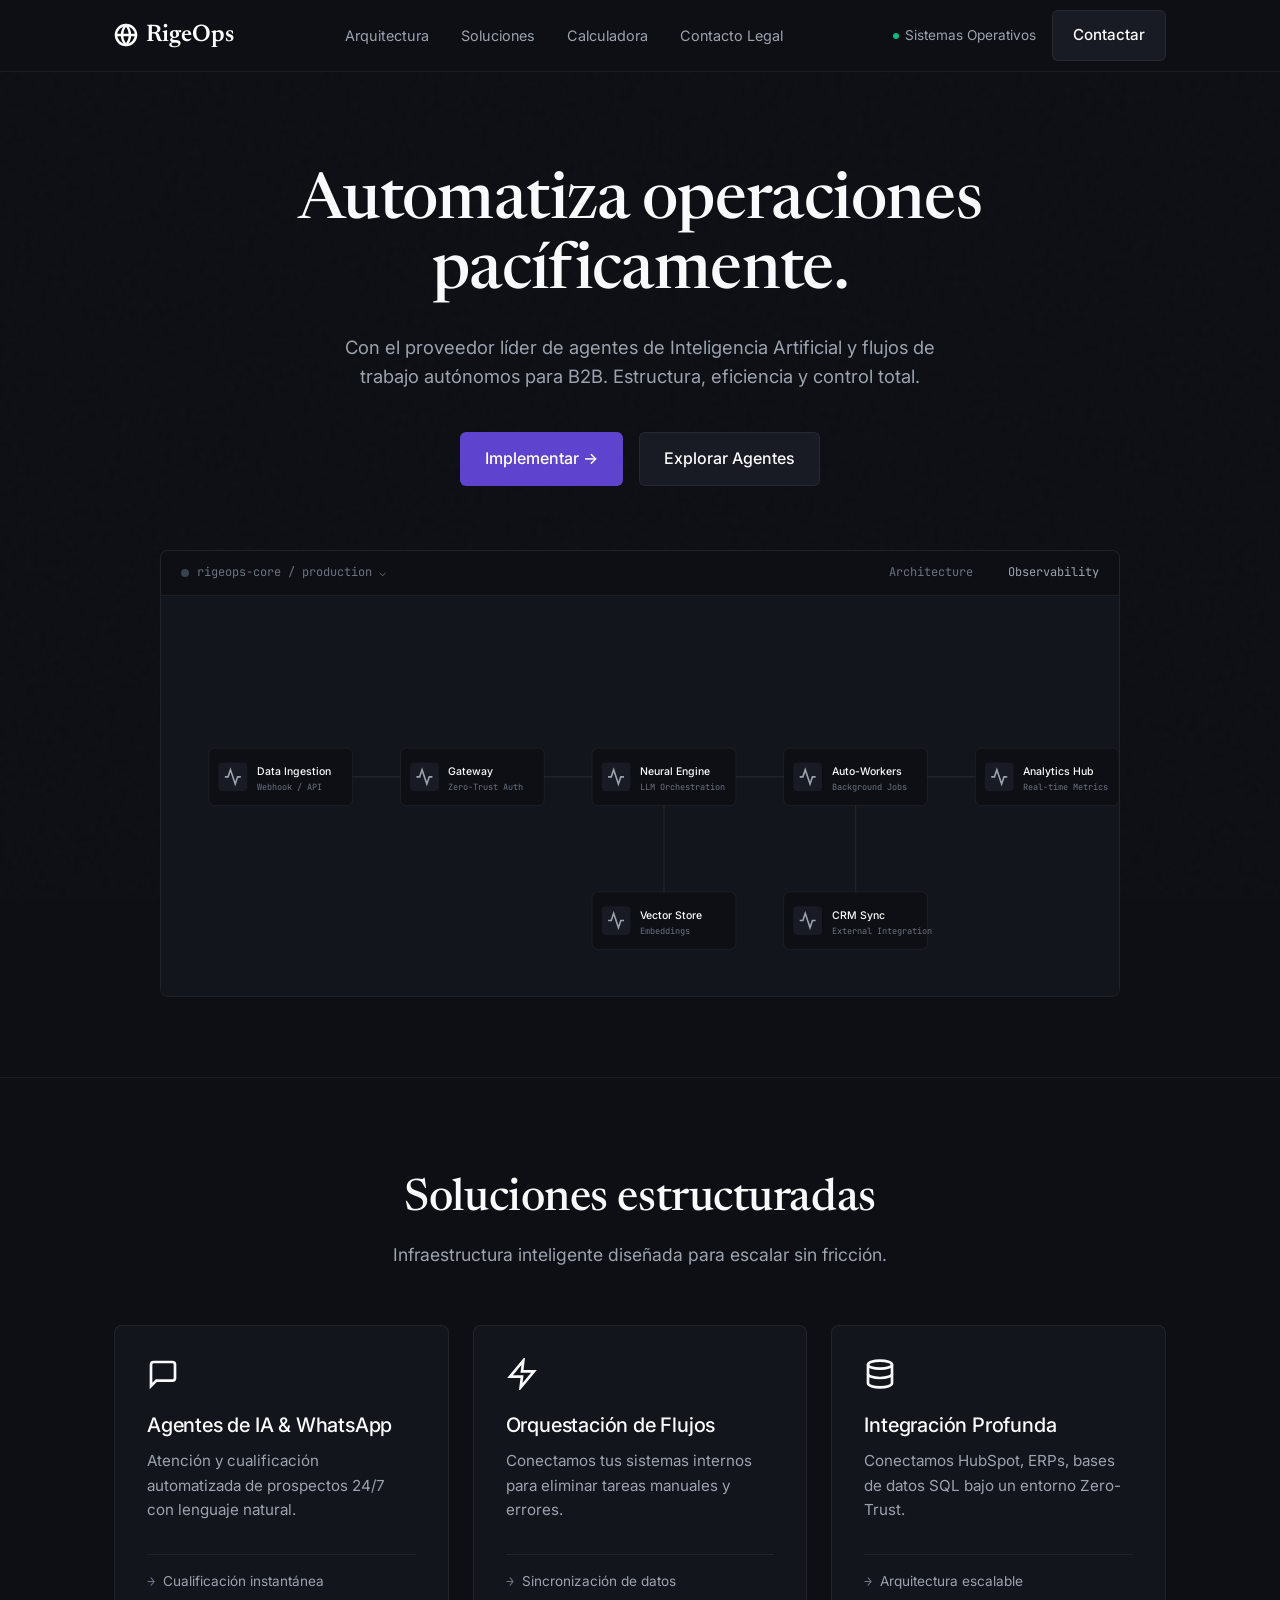
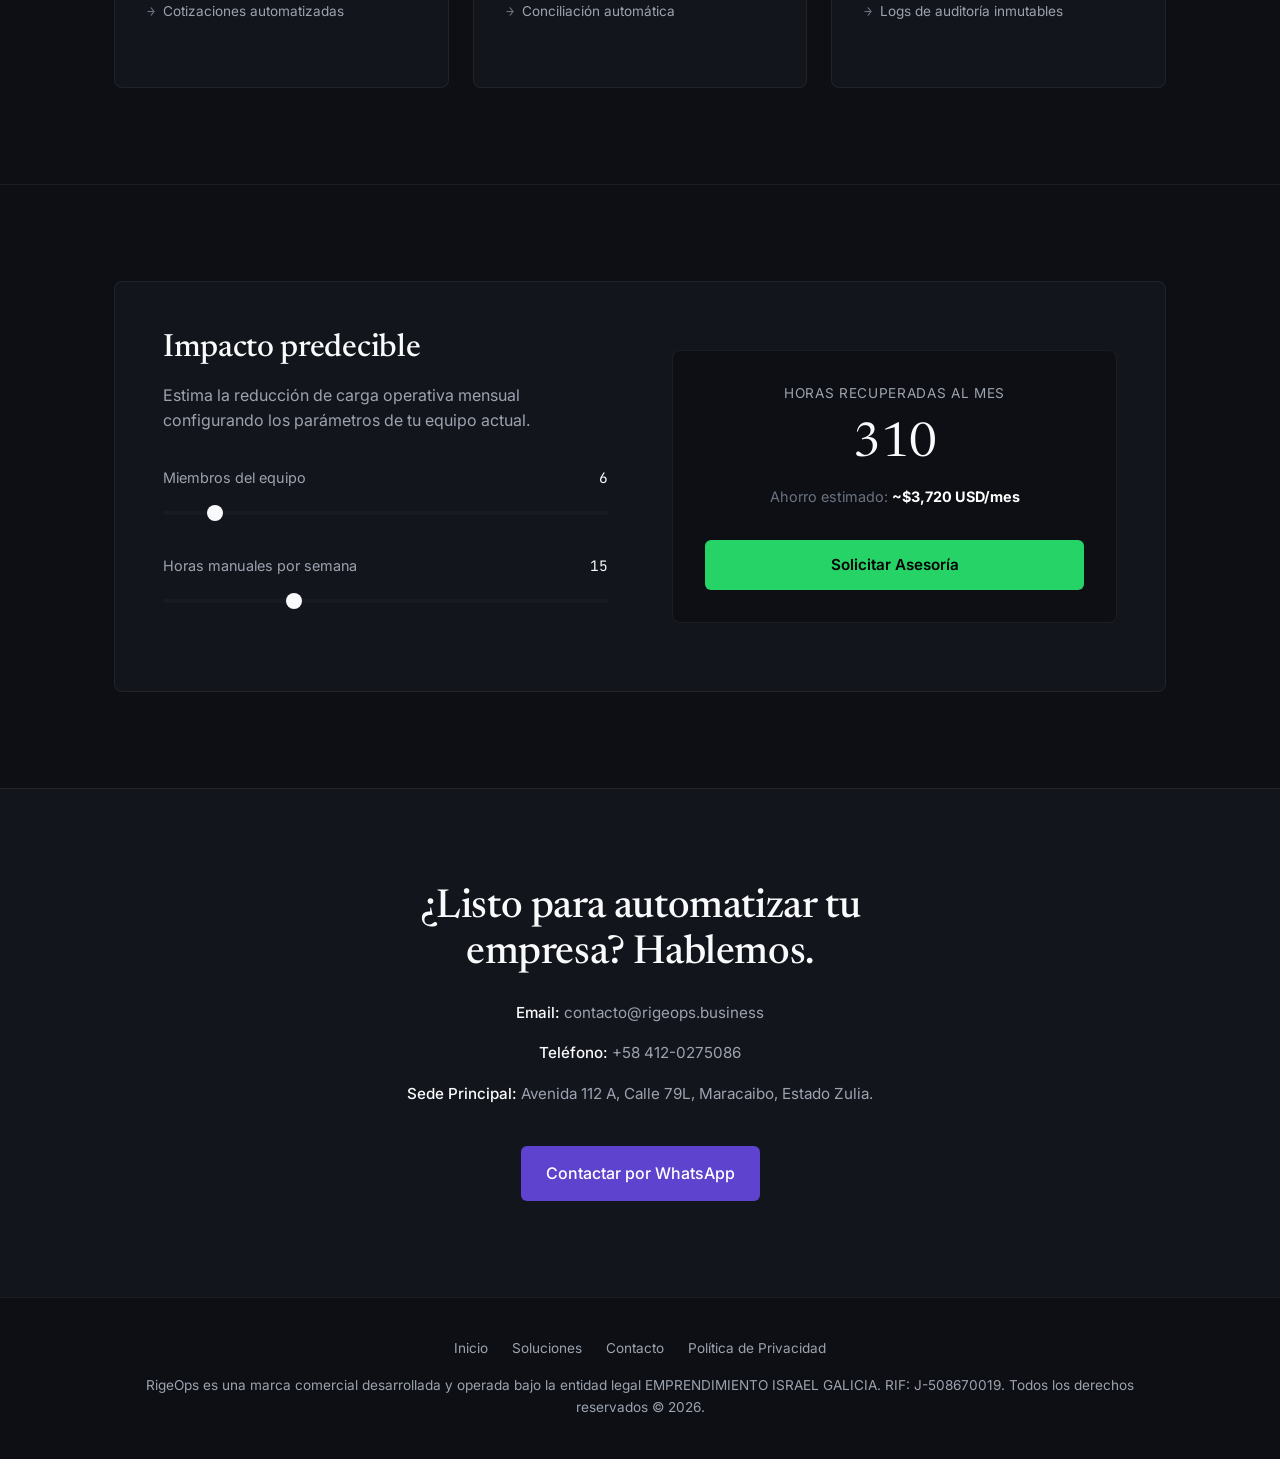
<file: index.html>
<!DOCTYPE html>
<html lang="es">
<head>
  <meta charset="UTF-8" />
  <meta name="viewport" content="width=device-width, initial-scale=1.0" />
  <title>RigeOps | Inteligencia Artificial & Automatización de Operaciones B2B</title>
  <meta name="description" content="Ship software peacefully. Arquitectura de IA y flujos autónomos de alta ingeniería para empresas." />
  <link rel="stylesheet" href="styles.css" />
</head>
<body>

  <!-- HEADER -->
  <header class="navbar">
    <div class="container">
      <a href="#inicio" class="logo">
        <svg viewBox="0 0 24 24" fill="none" stroke="currentColor" stroke-width="2.5" stroke-linecap="round" stroke-linejoin="round">
          <circle cx="12" cy="12" r="10"></circle>
          <line x1="2" y1="12" x2="22" y2="12"></line>
          <path d="M12 2a15.3 15.3 0 0 1 4 10 15.3 15.3 0 0 1-4 10 15.3 15.3 0 0 1-4-10 15.3 15.3 0 0 1 4-10z"></path>
        </svg>
        RigeOps
      </a>

      <ul class="nav-links">
        <li><a href="#arquitectura">Arquitectura</a></li>
        <li><a href="#soluciones">Soluciones</a></li>
        <li><a href="#calculadora">Calculadora</a></li>
        <li><a href="#contacto">Contacto Legal</a></li>
      </ul>

      <div class="nav-actions">
        <div class="status-indicator">
          <span class="dot"></span>
          <span style="font-size:0.85rem; color:var(--text-secondary)">Sistemas Operativos</span>
        </div>
        <a href="https://wa.me/584120275086" class="btn btn-secondary" target="_blank">Contactar</a>
      </div>
      
      <button class="mobile-toggle">Menú</button>
    </div>
  </header>

  <main>
    <!-- HERO SECTION -->
    <section id="inicio" class="hero-section">
      <div class="container">
        <div class="hero-content">
          <h1 class="hero-title">Automatiza operaciones pacíficamente.</h1>
          <p class="hero-description">
            Con el proveedor líder de agentes de Inteligencia Artificial y flujos de trabajo autónomos para B2B. Estructura, eficiencia y control total.
          </p>
          <div class="hero-ctas">
            <a href="https://wa.me/584120275086" class="btn btn-primary btn-lg" target="_blank">Implementar →</a>
            <a href="#arquitectura" class="btn btn-secondary btn-lg">Explorar Agentes</a>
          </div>
        </div>

        <!-- ARCHITECTURE PREVIEW (Railway Style) -->
        <div id="arquitectura" class="architecture-preview">
          <div class="arch-header">
            <div class="arch-header-left">
              <span class="arch-dot"></span>
              <span>rigeops-core / production ⌵</span>
            </div>
            <div>
              <span>Architecture</span> &nbsp;&nbsp;&nbsp; <span style="color:var(--text-secondary)">Observability</span>
            </div>
          </div>
          <div class="arch-canvas-container">
            <!-- SVG rendered by JS -->
            <svg id="arch-svg" class="svg-diagram" viewBox="0 0 1000 400" preserveAspectRatio="xMidYMid meet"></svg>
          </div>
        </div>
      </div>
    </section>

    <!-- SERVICES SECTION -->
    <section id="soluciones" class="services-section">
      <div class="container">
        <div class="section-header">
          <h2 class="section-title">Soluciones estructuradas</h2>
          <p class="section-subtitle">Infraestructura inteligente diseñada para escalar sin fricción.</p>
        </div>

        <div class="services-grid">
          <div class="service-card">
            <svg class="service-icon" width="32" height="32" viewBox="0 0 24 24" fill="none" stroke="currentColor" stroke-width="2"><path d="M21 15a2 2 0 0 1-2 2H7l-4 4V5a2 2 0 0 1 2-2h14a2 2 0 0 1 2 2z"></path></svg>
            <h3 class="service-title">Agentes de IA & WhatsApp</h3>
            <p class="service-desc">Atención y cualificación automatizada de prospectos 24/7 con lenguaje natural.</p>
            <ul class="service-features">
              <li>Cualificación instantánea</li>
              <li>Cotizaciones automatizadas</li>
            </ul>
          </div>
          
          <div class="service-card">
            <svg class="service-icon" width="32" height="32" viewBox="0 0 24 24" fill="none" stroke="currentColor" stroke-width="2"><polygon points="13 2 3 14 12 14 11 22 21 10 12 10 13 2"></polygon></svg>
            <h3 class="service-title">Orquestación de Flujos</h3>
            <p class="service-desc">Conectamos tus sistemas internos para eliminar tareas manuales y errores.</p>
            <ul class="service-features">
              <li>Sincronización de datos</li>
              <li>Conciliación automática</li>
            </ul>
          </div>

          <div class="service-card">
            <svg class="service-icon" width="32" height="32" viewBox="0 0 24 24" fill="none" stroke="currentColor" stroke-width="2"><ellipse cx="12" cy="5" rx="9" ry="3"></ellipse><path d="M21 12c0 1.66-4 3-9 3s-9-1.34-9-3"></path><path d="M3 5v14c0 1.66 4 3 9 3s9-1.34 9-3V5"></path></svg>
            <h3 class="service-title">Integración Profunda</h3>
            <p class="service-desc">Conectamos HubSpot, ERPs, bases de datos SQL bajo un entorno Zero-Trust.</p>
            <ul class="service-features">
              <li>Arquitectura escalable</li>
              <li>Logs de auditoría inmutables</li>
            </ul>
          </div>
        </div>
      </div>
    </section>

    <!-- ROI CALCULATOR -->
    <section id="calculadora" class="roi-section">
      <div class="container">
        <div class="roi-container">
          <div>
            <h2 class="roi-title">Impacto predecible</h2>
            <p style="color:var(--text-secondary); margin-bottom: 2rem;">Estima la reducción de carga operativa mensual configurando los parámetros de tu equipo actual.</p>
            
            <div class="slider-group">
              <div class="slider-label">
                <span>Miembros del equipo</span>
                <span class="slider-val" id="val-team">6</span>
              </div>
              <input type="range" id="slider-team" min="1" max="50" value="6">
            </div>

            <div class="slider-group">
              <div class="slider-label">
                <span>Horas manuales por semana</span>
                <span class="slider-val" id="val-hours">15</span>
              </div>
              <input type="range" id="slider-hours" min="5" max="40" value="15">
            </div>
          </div>

          <div class="roi-result">
            <div style="font-size:0.85rem; color:var(--text-secondary); text-transform:uppercase; letter-spacing:0.05em;">Horas recuperadas al mes</div>
            <div class="roi-number" id="result-hours">310</div>
            <div class="roi-sub">Ahorro estimado: <strong id="result-cost" style="color:#fff;">~$3,720 USD/mes</strong></div>
            
            <a href="https://wa.me/584120275086" class="btn btn-whatsapp" style="width:100%" target="_blank">Solicitar Asesoría</a>
          </div>
        </div>
      </div>
    </section>

    <!-- CONTACT (META VALIDATION) -->
    <section id="contacto" class="contact-section">
      <div class="container">
        <div class="contact-card">
          <h2>¿Listo para automatizar tu empresa? Hablemos.</h2>
          <div class="contact-info">
            <p><strong>Email:</strong> contacto@rigeops.business</p>
            <p><strong>Teléfono:</strong> +58 412-0275086</p>
            <p><strong>Sede Principal:</strong> Avenida 112 A, Calle 79L, Maracaibo, Estado Zulia.</p>
          </div>
          <a href="https://wa.me/584120275086" class="btn btn-primary btn-lg" target="_blank">Contactar por WhatsApp</a>
        </div>
      </div>
    </section>

  </main>

  <footer class="legal-footer">
    <div class="container">
      <ul class="legal-footer-links">
        <li><a href="#inicio">Inicio</a></li>
        <li><a href="#soluciones">Soluciones</a></li>
        <li><a href="#contacto">Contacto</a></li>
        <li><a href="/privacy">Política de Privacidad</a></li>
      </ul>
      <p>RigeOps es una marca comercial desarrollada y operada bajo la entidad legal EMPRENDIMIENTO ISRAEL GALICIA. RIF: J-508670019. Todos los derechos reservados &copy; 2026.</p>
    </div>
  </footer>

  <script src="nodes-diagram.js"></script>
  <script src="app.js"></script>
</body>
</html>
</file>
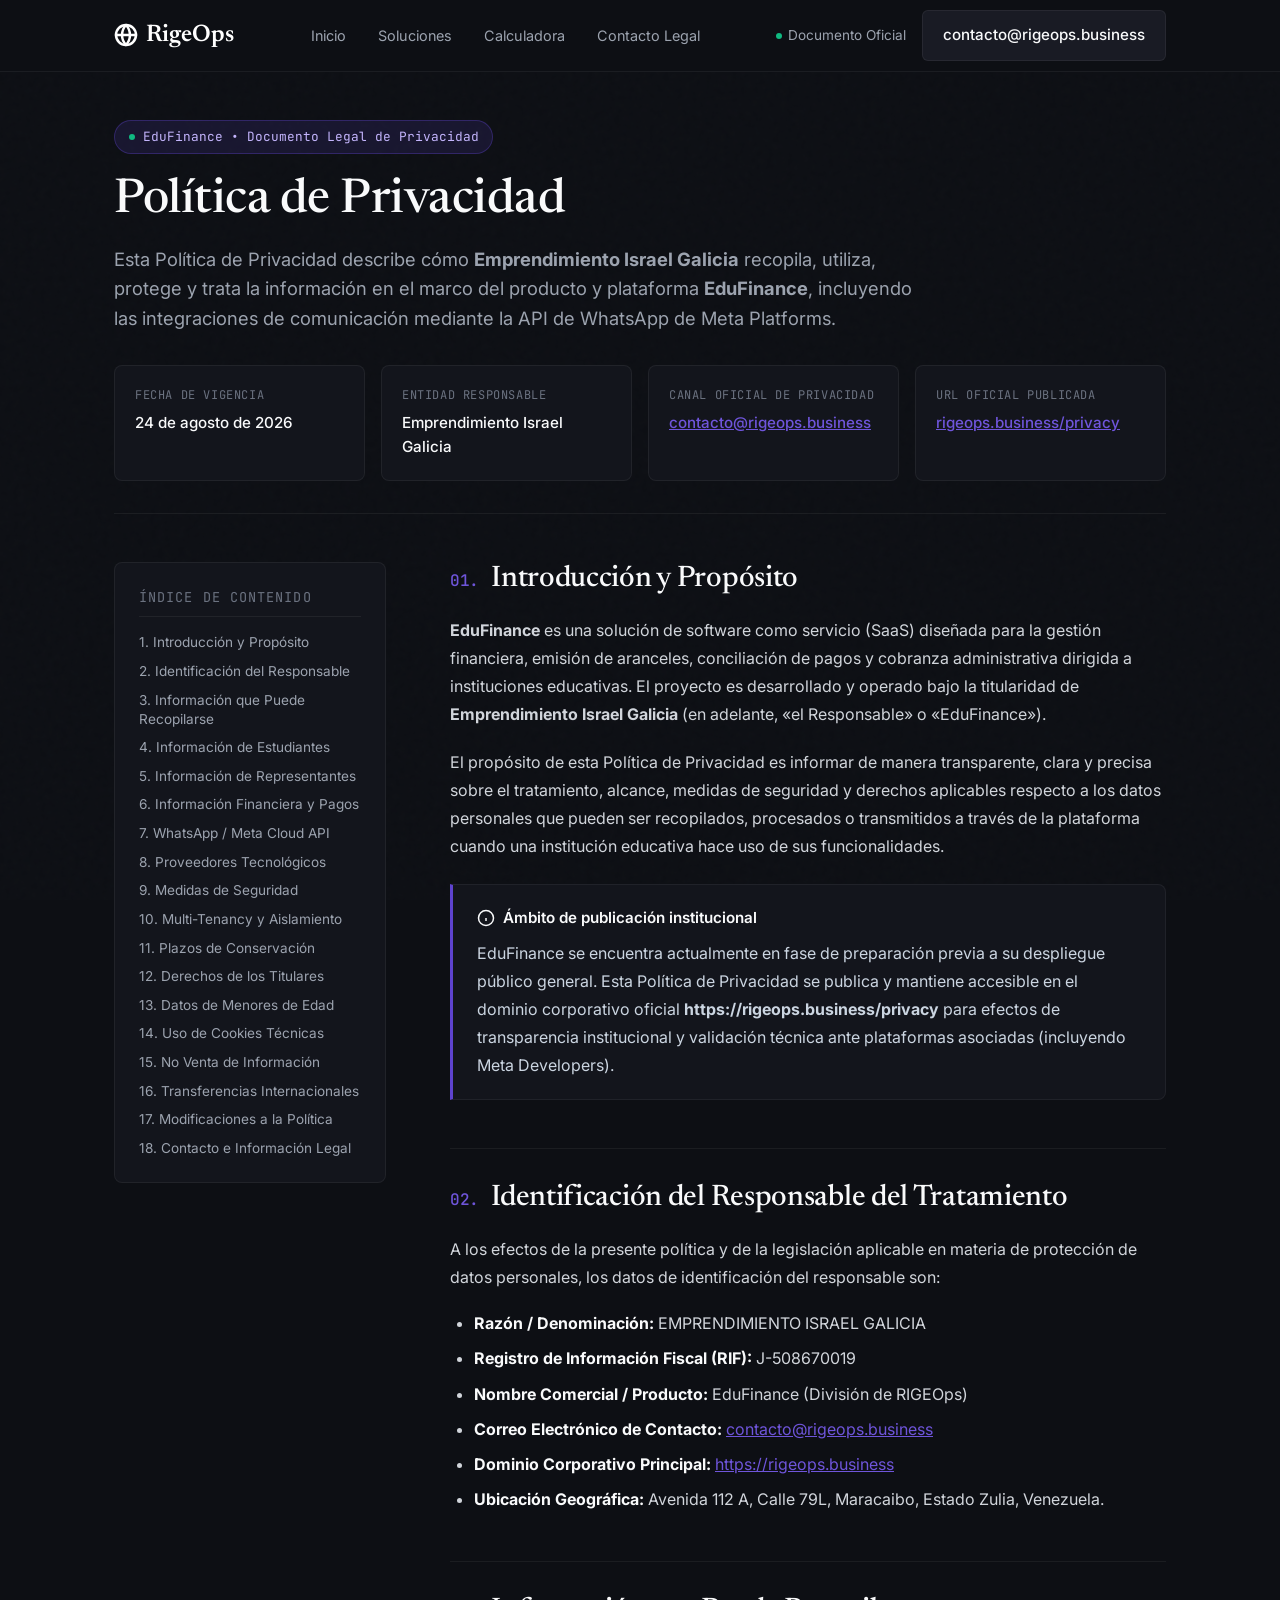
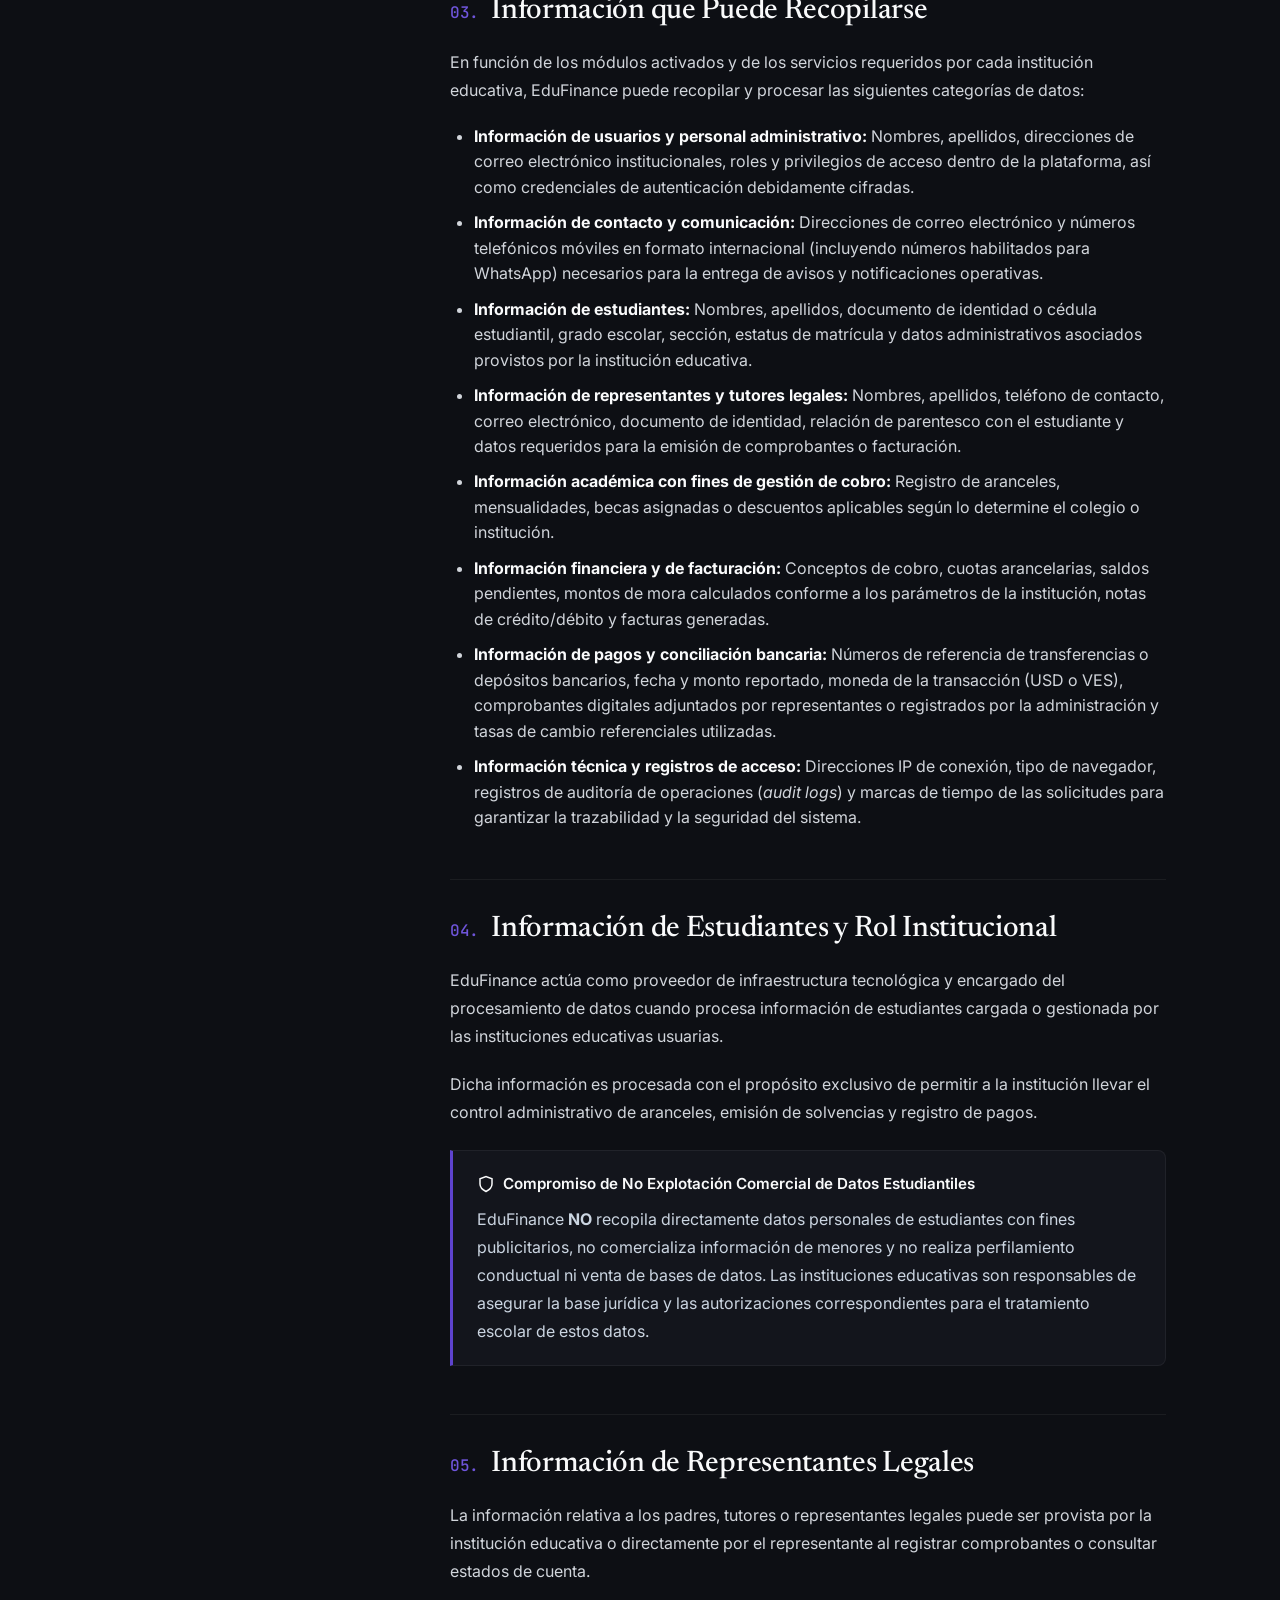
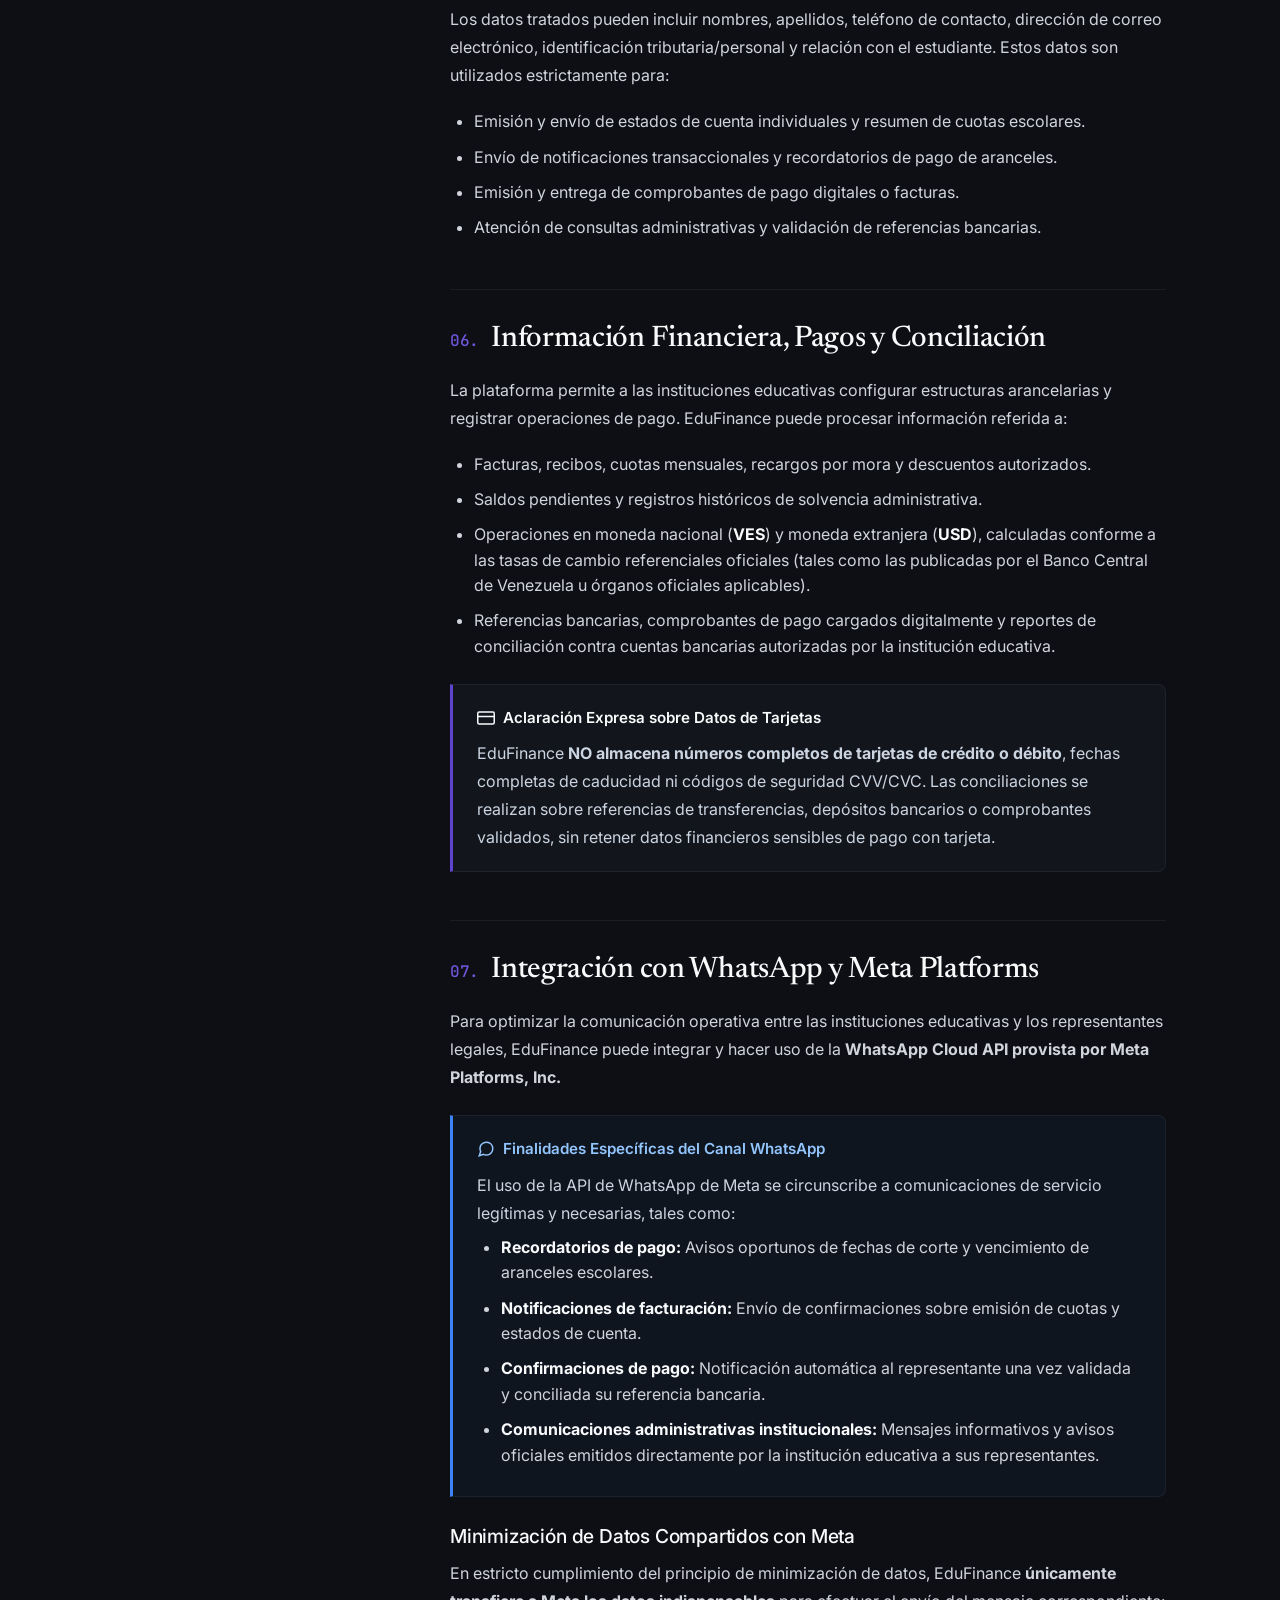
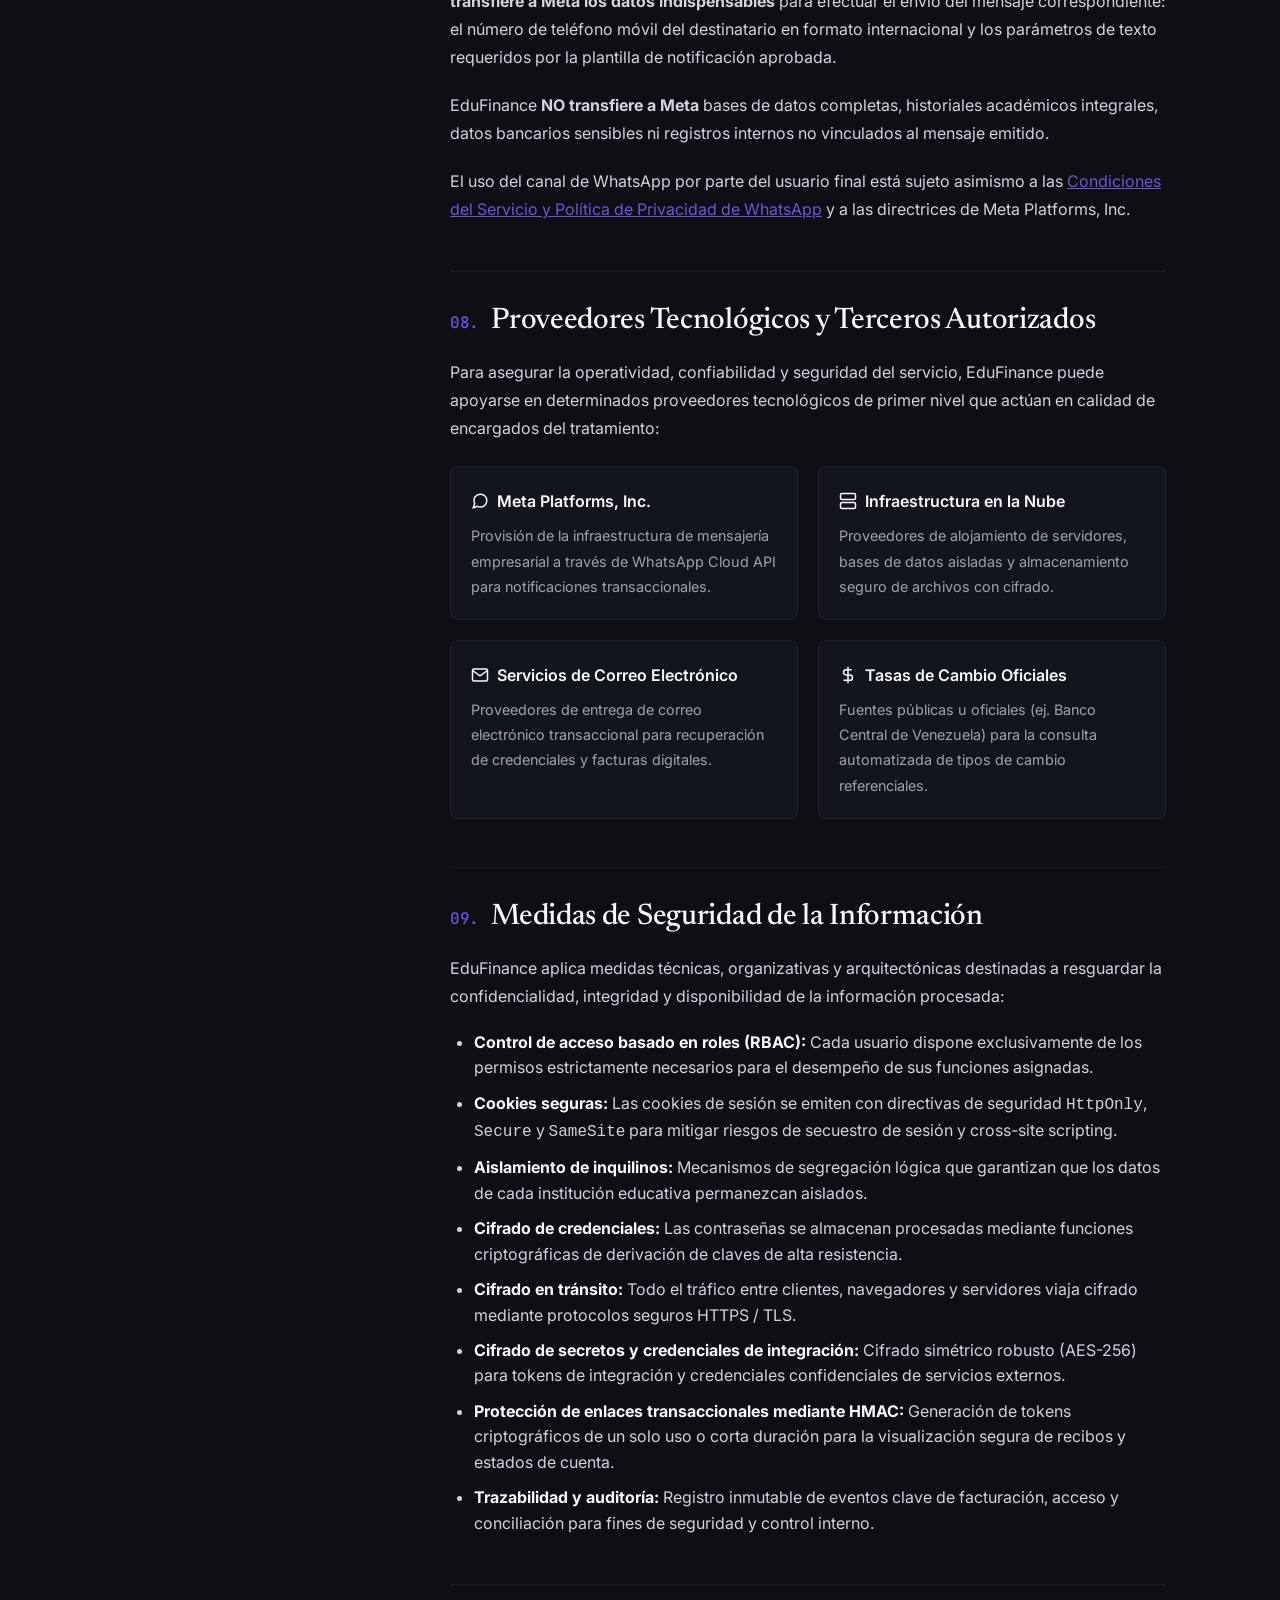
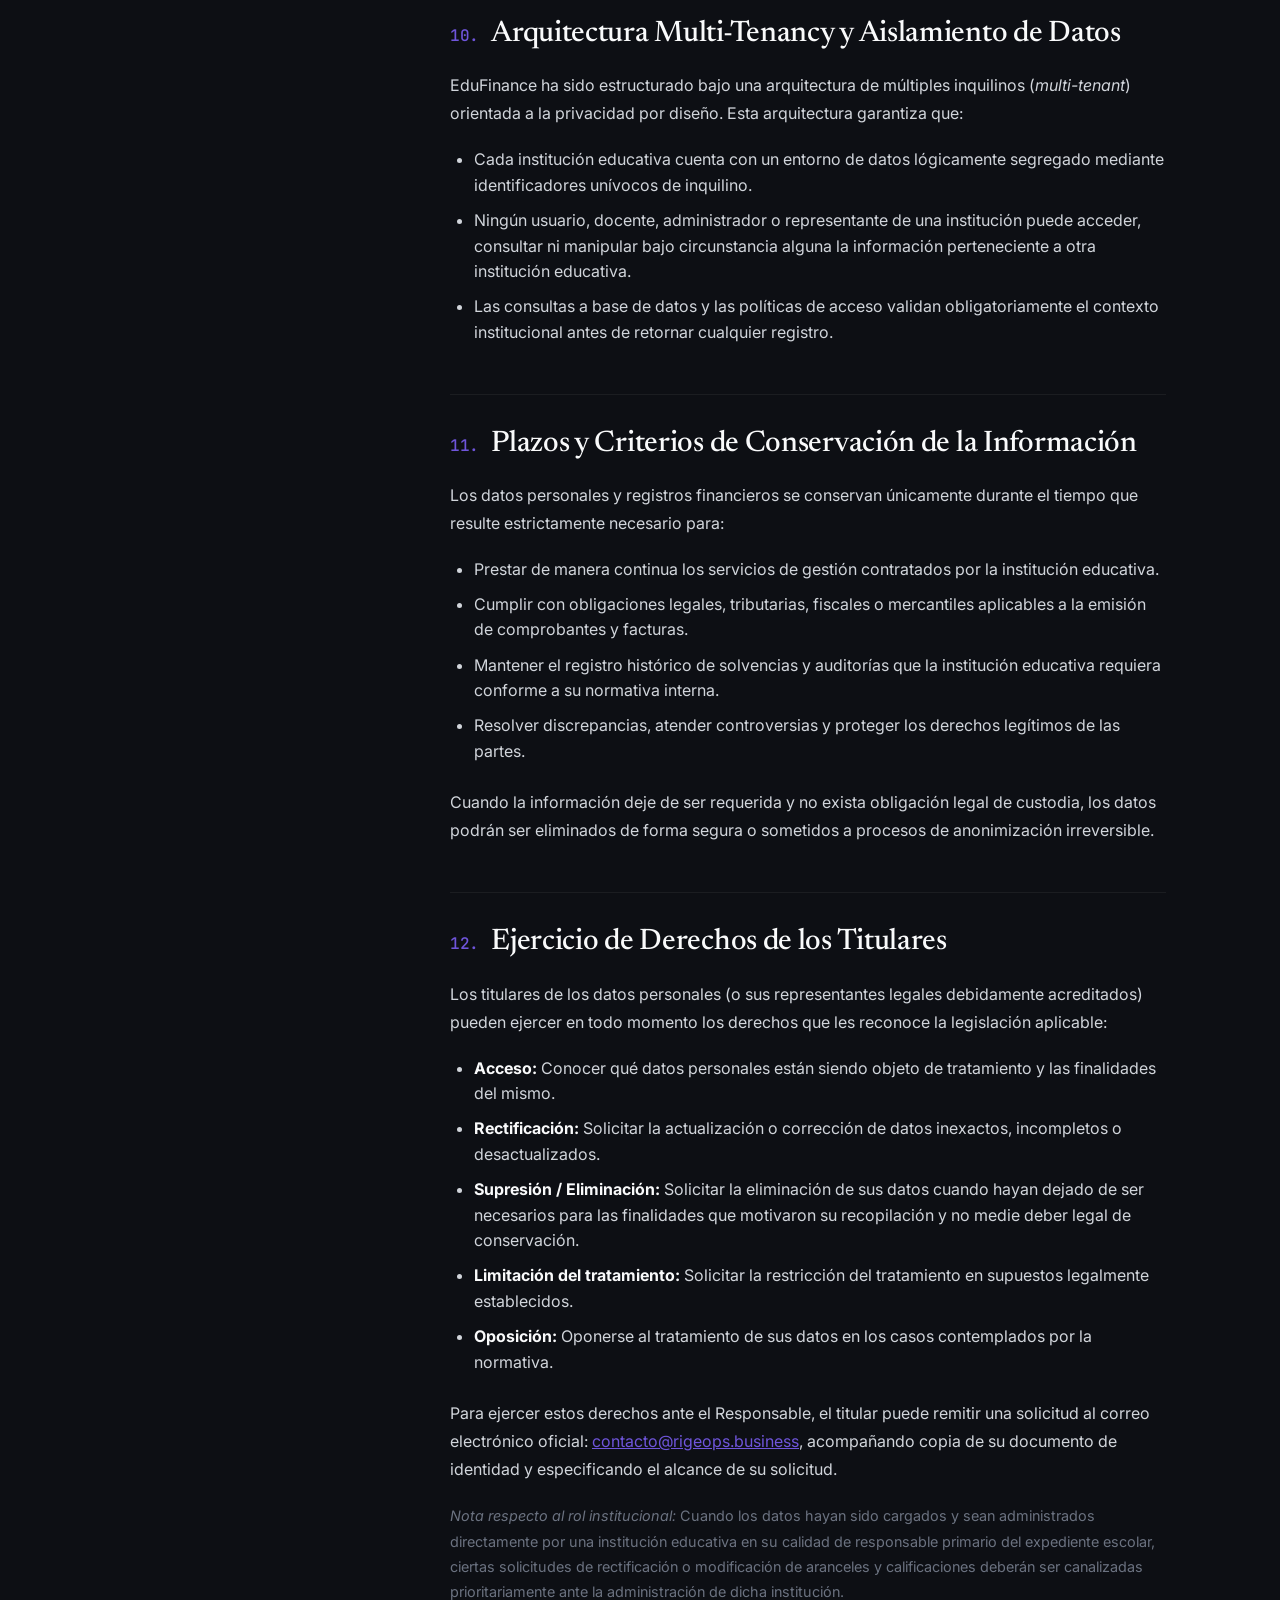
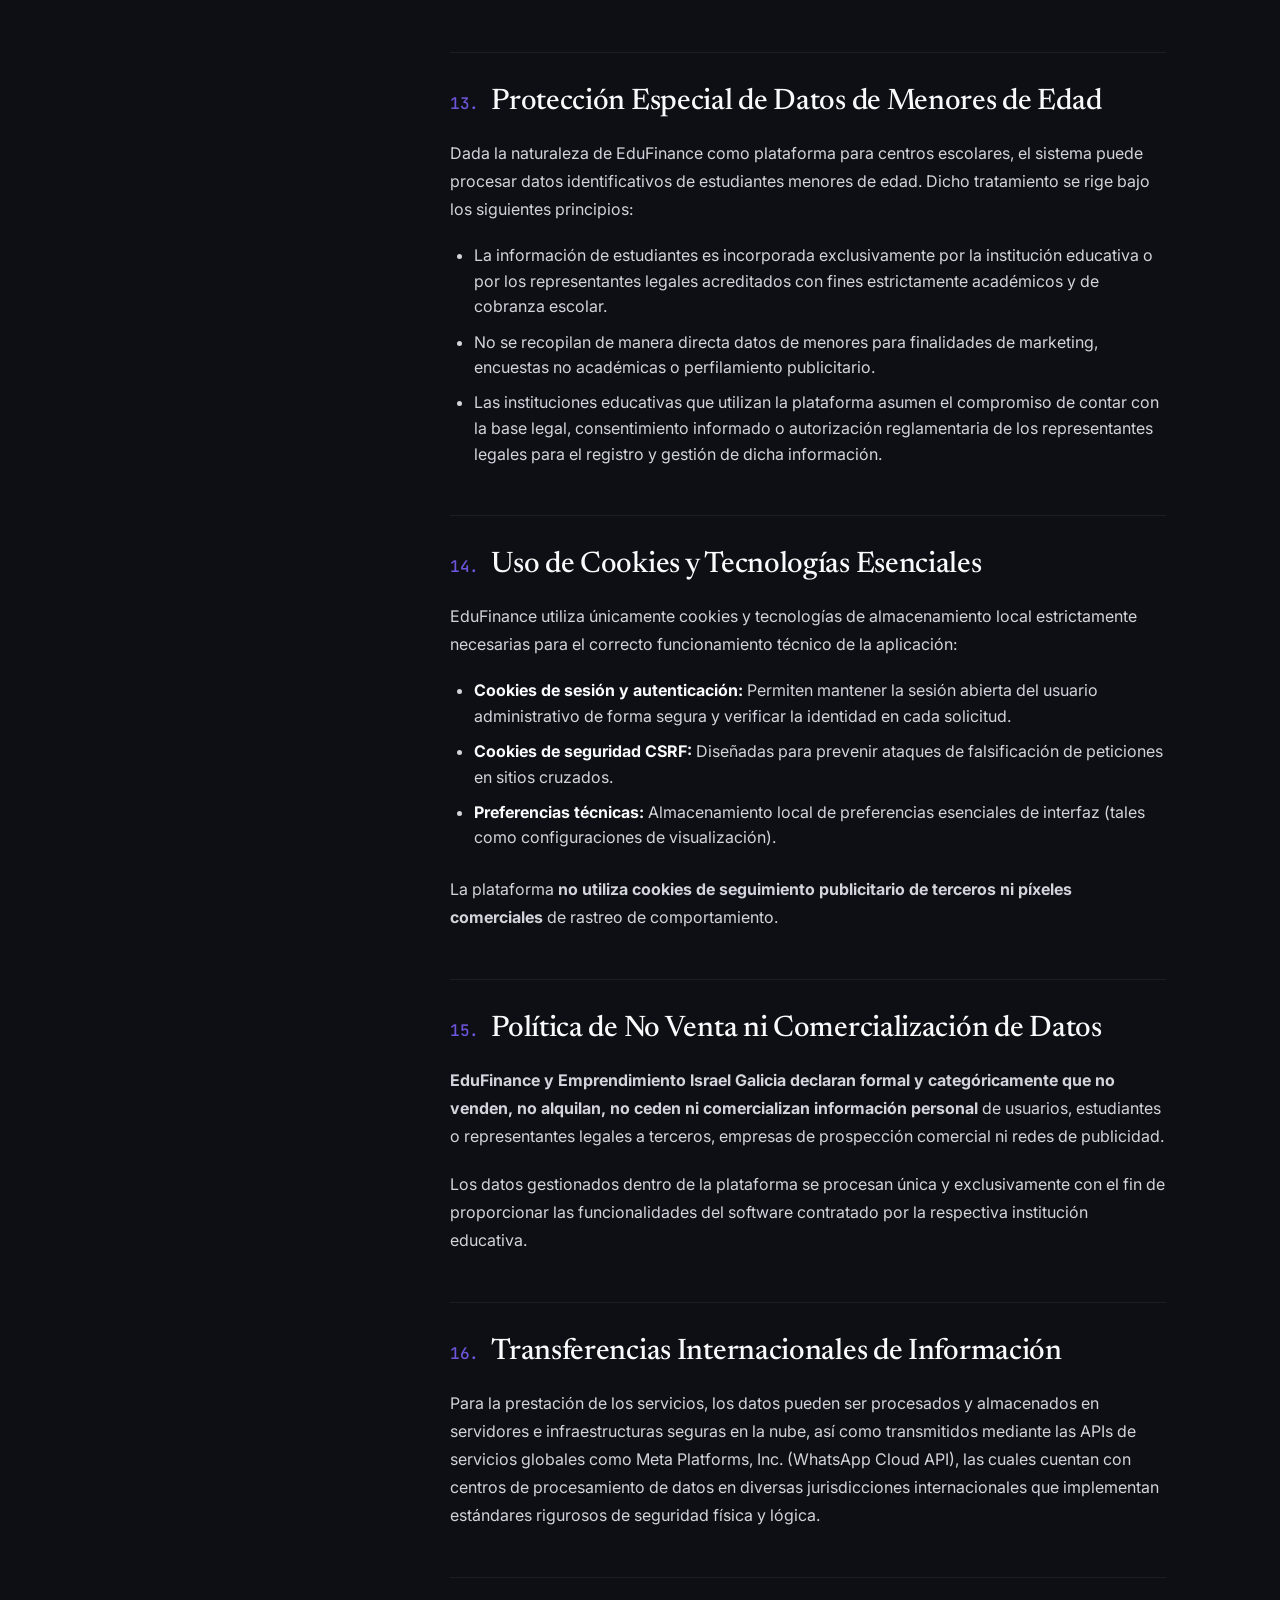
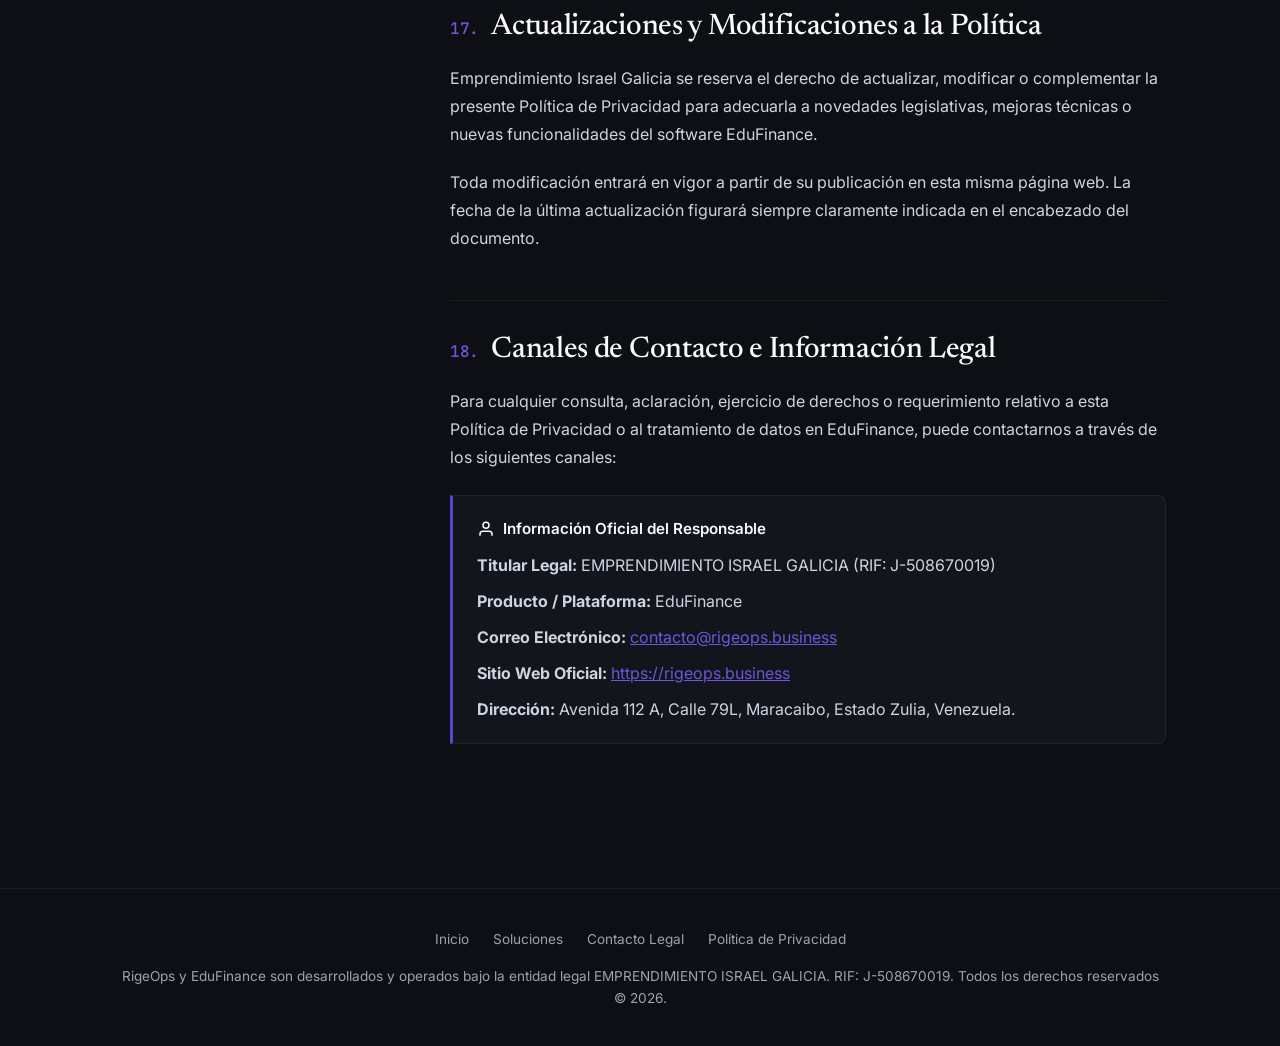
<file: privacy/index.html>
<!DOCTYPE html>
<html lang="es">
<head>
  <meta charset="UTF-8" />
  <meta name="viewport" content="width=device-width, initial-scale=1.0" />
  <title>Política de Privacidad | EduFinance</title>
  <meta name="description" content="Política de Privacidad de EduFinance, plataforma de gestión financiera y cobranza para instituciones educativas desarrollada por Emprendimiento Israel Galicia." />
  <meta name="robots" content="index, follow" />
  <link rel="canonical" href="https://rigeops.business/privacy" />

  <!-- Open Graph / Meta tags -->
  <meta property="og:type" content="article" />
  <meta property="og:title" content="Política de Privacidad | EduFinance" />
  <meta property="og:description" content="Política de Privacidad de EduFinance, plataforma de gestión financiera y cobranza para instituciones educativas." />
  <meta property="og:url" content="https://rigeops.business/privacy" />
  <meta property="og:site_name" content="RIGEOps / EduFinance" />

  <!-- Stylesheets (support relative and root paths) -->
  <link rel="stylesheet" href="../styles.css" />
  <link rel="stylesheet" href="/styles.css" />
</head>
<body>

  <!-- HEADER / NAVBAR -->
  <header class="navbar">
    <div class="container">
      <a href="/" class="logo">
        <svg viewBox="0 0 24 24" fill="none" stroke="currentColor" stroke-width="2.5" stroke-linecap="round" stroke-linejoin="round">
          <circle cx="12" cy="12" r="10"></circle>
          <line x1="2" y1="12" x2="22" y2="12"></line>
          <path d="M12 2a15.3 15.3 0 0 1 4 10 15.3 15.3 0 0 1-4 10 15.3 15.3 0 0 1-4-10 15.3 15.3 0 0 1 4-10z"></path>
        </svg>
        RigeOps
      </a>

      <ul class="nav-links">
        <li><a href="/#inicio">Inicio</a></li>
        <li><a href="/#soluciones">Soluciones</a></li>
        <li><a href="/#calculadora">Calculadora</a></li>
        <li><a href="/#contacto">Contacto Legal</a></li>
      </ul>

      <div class="nav-actions">
        <div class="status-indicator">
          <span class="dot"></span>
          <span style="font-size:0.85rem; color:var(--text-secondary)">Documento Oficial</span>
        </div>
        <a href="mailto:contacto@rigeops.business" class="btn btn-secondary">contacto@rigeops.business</a>
      </div>
      
      <a href="/" class="mobile-toggle" style="text-decoration:none; font-size:0.9rem;">← Volver</a>
    </div>
  </header>

  <!-- MAIN CONTENT -->
  <main class="legal-page">
    <div class="container">
      
      <!-- HEADER OF POLICY -->
      <header class="legal-header">
        <div class="legal-badge">
          <span class="legal-badge-dot"></span>
          <span>EduFinance • Documento Legal de Privacidad</span>
        </div>
        <h1 class="legal-title">Política de Privacidad</h1>
        <p class="legal-lead">
          Esta Política de Privacidad describe cómo <strong>Emprendimiento Israel Galicia</strong> recopila, utiliza, protege y trata la información en el marco del producto y plataforma <strong>EduFinance</strong>, incluyendo las integraciones de comunicación mediante la API de WhatsApp de Meta Platforms.
        </p>

        <div class="legal-meta-cards">
          <div class="legal-meta-card">
            <div class="legal-meta-label">Fecha de Vigencia</div>
            <div class="legal-meta-value">24 de agosto de 2026</div>
          </div>
          <div class="legal-meta-card">
            <div class="legal-meta-label">Entidad Responsable</div>
            <div class="legal-meta-value">Emprendimiento Israel Galicia</div>
          </div>
          <div class="legal-meta-card">
            <div class="legal-meta-label">Canal Oficial de Privacidad</div>
            <div class="legal-meta-value"><a href="mailto:contacto@rigeops.business">contacto@rigeops.business</a></div>
          </div>
          <div class="legal-meta-card">
            <div class="legal-meta-label">URL Oficial Publicada</div>
            <div class="legal-meta-value"><a href="https://rigeops.business/privacy">rigeops.business/privacy</a></div>
          </div>
        </div>
      </header>

      <!-- TWO COLUMN LAYOUT: SIDEBAR TOC + CONTENT -->
      <div class="legal-layout">
        
        <!-- SIDEBAR TOC -->
        <aside class="legal-sidebar">
          <div class="toc-card">
            <div class="toc-title">Índice de Contenido</div>
            <nav>
              <ul class="toc-list">
                <li><a href="#seccion-1">1. Introducción y Propósito</a></li>
                <li><a href="#seccion-2">2. Identificación del Responsable</a></li>
                <li><a href="#seccion-3">3. Información que Puede Recopilarse</a></li>
                <li><a href="#seccion-4">4. Información de Estudiantes</a></li>
                <li><a href="#seccion-5">5. Información de Representantes</a></li>
                <li><a href="#seccion-6">6. Información Financiera y Pagos</a></li>
                <li><a href="#seccion-7">7. WhatsApp / Meta Cloud API</a></li>
                <li><a href="#seccion-8">8. Proveedores Tecnológicos</a></li>
                <li><a href="#seccion-9">9. Medidas de Seguridad</a></li>
                <li><a href="#seccion-10">10. Multi-Tenancy y Aislamiento</a></li>
                <li><a href="#seccion-11">11. Plazos de Conservación</a></li>
                <li><a href="#seccion-12">12. Derechos de los Titulares</a></li>
                <li><a href="#seccion-13">13. Datos de Menores de Edad</a></li>
                <li><a href="#seccion-14">14. Uso de Cookies Técnicas</a></li>
                <li><a href="#seccion-15">15. No Venta de Información</a></li>
                <li><a href="#seccion-16">16. Transferencias Internacionales</a></li>
                <li><a href="#seccion-17">17. Modificaciones a la Política</a></li>
                <li><a href="#seccion-18">18. Contacto e Información Legal</a></li>
              </ul>
            </nav>
          </div>
        </aside>

        <!-- MAIN LEGAL CONTENT BODY -->
        <article class="legal-content">

          <!-- 1. INTRODUCCIÓN -->
          <section id="seccion-1" class="legal-section">
            <h2><span class="section-num">01.</span> Introducción y Propósito</h2>
            <p>
              <strong>EduFinance</strong> es una solución de software como servicio (SaaS) diseñada para la gestión financiera, emisión de aranceles, conciliación de pagos y cobranza administrativa dirigida a instituciones educativas. El proyecto es desarrollado y operado bajo la titularidad de <strong>Emprendimiento Israel Galicia</strong> (en adelante, «el Responsable» o «EduFinance»).
            </p>
            <p>
              El propósito de esta Política de Privacidad es informar de manera transparente, clara y precisa sobre el tratamiento, alcance, medidas de seguridad y derechos aplicables respecto a los datos personales que pueden ser recopilados, procesados o transmitidos a través de la plataforma cuando una institución educativa hace uso de sus funcionalidades.
            </p>
            <div class="legal-callout">
              <div class="legal-callout-title">
                <svg width="18" height="18" viewBox="0 0 24 24" fill="none" stroke="currentColor" stroke-width="2"><circle cx="12" cy="12" r="10"></circle><line x1="12" y1="16" x2="12" y2="12"></line><line x1="12" y1="8" x2="12.01" y2="8"></line></svg>
                Ámbito de publicación institucional
              </div>
              <p>
                EduFinance se encuentra actualmente en fase de preparación previa a su despliegue público general. Esta Política de Privacidad se publica y mantiene accesible en el dominio corporativo oficial <strong>https://rigeops.business/privacy</strong> para efectos de transparencia institucional y validación técnica ante plataformas asociadas (incluyendo Meta Developers).
              </p>
            </div>
          </section>

          <!-- 2. RESPONSABLE -->
          <section id="seccion-2" class="legal-section">
            <h2><span class="section-num">02.</span> Identificación del Responsable del Tratamiento</h2>
            <p>
              A los efectos de la presente política y de la legislación aplicable en materia de protección de datos personales, los datos de identificación del responsable son:
            </p>
            <ul>
              <li><strong>Razón / Denominación:</strong> EMPRENDIMIENTO ISRAEL GALICIA</li>
              <li><strong>Registro de Información Fiscal (RIF):</strong> J-508670019</li>
              <li><strong>Nombre Comercial / Producto:</strong> EduFinance (División de RIGEOps)</li>
              <li><strong>Correo Electrónico de Contacto:</strong> <a href="mailto:contacto@rigeops.business" style="color:var(--accent-primary-hover); text-decoration:underline;">contacto@rigeops.business</a></li>
              <li><strong>Dominio Corporativo Principal:</strong> <a href="https://rigeops.business" target="_blank" style="color:var(--accent-primary-hover); text-decoration:underline;">https://rigeops.business</a></li>
              <li><strong>Ubicación Geográfica:</strong> Avenida 112 A, Calle 79L, Maracaibo, Estado Zulia, Venezuela.</li>
            </ul>
          </section>

          <!-- 3. INFORMACIÓN QUE PUEDE RECOPILARSE -->
          <section id="seccion-3" class="legal-section">
            <h2><span class="section-num">03.</span> Información que Puede Recopilarse</h2>
            <p>
              En función de los módulos activados y de los servicios requeridos por cada institución educativa, EduFinance puede recopilar y procesar las siguientes categorías de datos:
            </p>
            <ul>
              <li><strong>Información de usuarios y personal administrativo:</strong> Nombres, apellidos, direcciones de correo electrónico institucionales, roles y privilegios de acceso dentro de la plataforma, así como credenciales de autenticación debidamente cifradas.</li>
              <li><strong>Información de contacto y comunicación:</strong> Direcciones de correo electrónico y números telefónicos móviles en formato internacional (incluyendo números habilitados para WhatsApp) necesarios para la entrega de avisos y notificaciones operativas.</li>
              <li><strong>Información de estudiantes:</strong> Nombres, apellidos, documento de identidad o cédula estudiantil, grado escolar, sección, estatus de matrícula y datos administrativos asociados provistos por la institución educativa.</li>
              <li><strong>Información de representantes y tutores legales:</strong> Nombres, apellidos, teléfono de contacto, correo electrónico, documento de identidad, relación de parentesco con el estudiante y datos requeridos para la emisión de comprobantes o facturación.</li>
              <li><strong>Información académica con fines de gestión de cobro:</strong> Registro de aranceles, mensualidades, becas asignadas o descuentos aplicables según lo determine el colegio o institución.</li>
              <li><strong>Información financiera y de facturación:</strong> Conceptos de cobro, cuotas arancelarias, saldos pendientes, montos de mora calculados conforme a los parámetros de la institución, notas de crédito/débito y facturas generadas.</li>
              <li><strong>Información de pagos y conciliación bancaria:</strong> Números de referencia de transferencias o depósitos bancarios, fecha y monto reportado, moneda de la transacción (USD o VES), comprobantes digitales adjuntados por representantes o registrados por la administración y tasas de cambio referenciales utilizadas.</li>
              <li><strong>Información técnica y registros de acceso:</strong> Direcciones IP de conexión, tipo de navegador, registros de auditoría de operaciones (<em>audit logs</em>) y marcas de tiempo de las solicitudes para garantizar la trazabilidad y la seguridad del sistema.</li>
            </ul>
          </section>

          <!-- 4. INFORMACIÓN DE ESTUDIANTES -->
          <section id="seccion-4" class="legal-section">
            <h2><span class="section-num">04.</span> Información de Estudiantes y Rol Institucional</h2>
            <p>
              EduFinance actúa como proveedor de infraestructura tecnológica y encargado del procesamiento de datos cuando procesa información de estudiantes cargada o gestionada por las instituciones educativas usuarias.
            </p>
            <p>
              Dicha información es procesada con el propósito exclusivo de permitir a la institución llevar el control administrativo de aranceles, emisión de solvencias y registro de pagos.
            </p>
            <div class="legal-callout">
              <div class="legal-callout-title">
                <svg width="18" height="18" viewBox="0 0 24 24" fill="none" stroke="currentColor" stroke-width="2"><path d="M12 22s8-4 8-10V5l-8-3-8 3v7c0 6 8 10 8 10z"></path></svg>
                Compromiso de No Explotación Comercial de Datos Estudiantiles
              </div>
              <p>
                EduFinance <strong>NO</strong> recopila directamente datos personales de estudiantes con fines publicitarios, no comercializa información de menores y no realiza perfilamiento conductual ni venta de bases de datos. Las instituciones educativas son responsables de asegurar la base jurídica y las autorizaciones correspondientes para el tratamiento escolar de estos datos.
              </p>
            </div>
          </section>

          <!-- 5. INFORMACIÓN DE REPRESENTANTES -->
          <section id="seccion-5" class="legal-section">
            <h2><span class="section-num">05.</span> Información de Representantes Legales</h2>
            <p>
              La información relativa a los padres, tutores o representantes legales puede ser provista por la institución educativa o directamente por el representante al registrar comprobantes o consultar estados de cuenta.
            </p>
            <p>
              Los datos tratados pueden incluir nombres, apellidos, teléfono de contacto, dirección de correo electrónico, identificación tributaria/personal y relación con el estudiante. Estos datos son utilizados estrictamente para:
            </p>
            <ul>
              <li>Emisión y envío de estados de cuenta individuales y resumen de cuotas escolares.</li>
              <li>Envío de notificaciones transaccionales y recordatorios de pago de aranceles.</li>
              <li>Emisión y entrega de comprobantes de pago digitales o facturas.</li>
              <li>Atención de consultas administrativas y validación de referencias bancarias.</li>
            </ul>
          </section>

          <!-- 6. INFORMACIÓN FINANCIERA -->
          <section id="seccion-6" class="legal-section">
            <h2><span class="section-num">06.</span> Información Financiera, Pagos y Conciliación</h2>
            <p>
              La plataforma permite a las instituciones educativas configurar estructuras arancelarias y registrar operaciones de pago. EduFinance puede procesar información referida a:
            </p>
            <ul>
              <li>Facturas, recibos, cuotas mensuales, recargos por mora y descuentos autorizados.</li>
              <li>Saldos pendientes y registros históricos de solvencia administrativa.</li>
              <li>Operaciones en moneda nacional (<strong>VES</strong>) y moneda extranjera (<strong>USD</strong>), calculadas conforme a las tasas de cambio referenciales oficiales (tales como las publicadas por el Banco Central de Venezuela u órganos oficiales aplicables).</li>
              <li>Referencias bancarias, comprobantes de pago cargados digitalmente y reportes de conciliación contra cuentas bancarias autorizadas por la institución educativa.</li>
            </ul>
            <div class="legal-callout">
              <div class="legal-callout-title">
                <svg width="18" height="18" viewBox="0 0 24 24" fill="none" stroke="currentColor" stroke-width="2"><rect x="1" y="4" width="22" height="16" rx="2" ry="2"></rect><line x1="1" y1="10" x2="23" y2="10"></line></svg>
                Aclaración Expresa sobre Datos de Tarjetas
              </div>
              <p>
                EduFinance <strong>NO almacena números completos de tarjetas de crédito o débito</strong>, fechas completas de caducidad ni códigos de seguridad CVV/CVC. Las conciliaciones se realizan sobre referencias de transferencias, depósitos bancarios o comprobantes validados, sin retener datos financieros sensibles de pago con tarjeta.
              </p>
            </div>
          </section>

          <!-- 7. WHATSAPP / META -->
          <section id="seccion-7" class="legal-section">
            <h2><span class="section-num">07.</span> Integración con WhatsApp y Meta Platforms</h2>
            <p>
              Para optimizar la comunicación operativa entre las instituciones educativas y los representantes legales, EduFinance puede integrar y hacer uso de la <strong>WhatsApp Cloud API provista por Meta Platforms, Inc.</strong>
            </p>
            
            <div class="legal-callout legal-callout-meta">
              <div class="legal-callout-title">
                <svg width="18" height="18" viewBox="0 0 24 24" fill="none" stroke="currentColor" stroke-width="2"><path d="M21 11.5a8.38 8.38 0 0 1-.9 3.8 8.5 8.5 0 0 1-7.6 4.7 8.38 8.38 0 0 1-3.8-.9L3 21l1.9-5.7a8.38 8.38 0 0 1-.9-3.8 8.5 8.5 0 0 1 4.7-7.6 8.38 8.38 0 0 1 3.8-.9h.5a8.48 8.48 0 0 1 8 8v.5z"></path></svg>
                Finalidades Específicas del Canal WhatsApp
              </div>
              <p>
                El uso de la API de WhatsApp de Meta se circunscribe a comunicaciones de servicio legítimas y necesarias, tales como:
              </p>
              <ul style="margin-top:0.5rem; margin-bottom:0.5rem;">
                <li><strong>Recordatorios de pago:</strong> Avisos oportunos de fechas de corte y vencimiento de aranceles escolares.</li>
                <li><strong>Notificaciones de facturación:</strong> Envío de confirmaciones sobre emisión de cuotas y estados de cuenta.</li>
                <li><strong>Confirmaciones de pago:</strong> Notificación automática al representante una vez validada y conciliada su referencia bancaria.</li>
                <li><strong>Comunicaciones administrativas institucionales:</strong> Mensajes informativos y avisos oficiales emitidos directamente por la institución educativa a sus representantes.</li>
              </ul>
            </div>

            <h3>Minimización de Datos Compartidos con Meta</h3>
            <p>
              En estricto cumplimiento del principio de minimización de datos, EduFinance <strong>únicamente transfiere a Meta los datos indispensables</strong> para efectuar el envío del mensaje correspondiente: el número de teléfono móvil del destinatario en formato internacional y los parámetros de texto requeridos por la plantilla de notificación aprobada.
            </p>
            <p>
              EduFinance <strong>NO transfiere a Meta</strong> bases de datos completas, historiales académicos integrales, datos bancarios sensibles ni registros internos no vinculados al mensaje emitido.
            </p>
            <p>
              El uso del canal de WhatsApp por parte del usuario final está sujeto asimismo a las <a href="https://www.whatsapp.com/legal/privacy-policy" target="_blank" rel="noopener noreferrer" style="color:var(--accent-primary-hover); text-decoration:underline;">Condiciones del Servicio y Política de Privacidad de WhatsApp</a> y a las directrices de Meta Platforms, Inc.
            </p>
          </section>

          <!-- 8. PROVEEDORES TECNOLÓGICOS -->
          <section id="seccion-8" class="legal-section">
            <h2><span class="section-num">08.</span> Proveedores Tecnológicos y Terceros Autorizados</h2>
            <p>
              Para asegurar la operatividad, confiabilidad y seguridad del servicio, EduFinance puede apoyarse en determinados proveedores tecnológicos de primer nivel que actúan en calidad de encargados del tratamiento:
            </p>
            
            <div class="legal-grid-2">
              <div class="legal-subcard">
                <h4>
                  <svg width="18" height="18" viewBox="0 0 24 24" fill="none" stroke="currentColor" stroke-width="2"><path d="M21 11.5a8.38 8.38 0 0 1-.9 3.8 8.5 8.5 0 0 1-7.6 4.7 8.38 8.38 0 0 1-3.8-.9L3 21l1.9-5.7a8.38 8.38 0 0 1-.9-3.8 8.5 8.5 0 0 1 4.7-7.6 8.38 8.38 0 0 1 3.8-.9h.5a8.48 8.48 0 0 1 8 8v.5z"></path></svg>
                  Meta Platforms, Inc.
                </h4>
                <p>Provisión de la infraestructura de mensajería empresarial a través de WhatsApp Cloud API para notificaciones transaccionales.</p>
              </div>

              <div class="legal-subcard">
                <h4>
                  <svg width="18" height="18" viewBox="0 0 24 24" fill="none" stroke="currentColor" stroke-width="2"><rect x="2" y="2" width="20" height="8" rx="2" ry="2"></rect><rect x="2" y="14" width="20" height="8" rx="2" ry="2"></rect><line x1="6" y1="6" x2="6.01" y2="6"></line><line x1="6" y1="18" x2="6.01" y2="18"></line></svg>
                  Infraestructura en la Nube
                </h4>
                <p>Proveedores de alojamiento de servidores, bases de datos aisladas y almacenamiento seguro de archivos con cifrado.</p>
              </div>

              <div class="legal-subcard">
                <h4>
                  <svg width="18" height="18" viewBox="0 0 24 24" fill="none" stroke="currentColor" stroke-width="2"><path d="M4 4h16c1.1 0 2 .9 2 2v12c0 1.1-.9 2-2 2H4c-1.1 0-2-.9-2-2V6c0-1.1.9-2 2-2z"></path><polyline points="22,6 12,13 2,6"></polyline></svg>
                  Servicios de Correo Electrónico
                </h4>
                <p>Proveedores de entrega de correo electrónico transaccional para recuperación de credenciales y facturas digitales.</p>
              </div>

              <div class="legal-subcard">
                <h4>
                  <svg width="18" height="18" viewBox="0 0 24 24" fill="none" stroke="currentColor" stroke-width="2"><line x1="12" y1="1" x2="12" y2="23"></line><path d="M17 5H9.5a3.5 3.5 0 0 0 0 7h5a3.5 3.5 0 0 1 0 7H6"></path></svg>
                  Tasas de Cambio Oficiales
                </h4>
                <p>Fuentes públicas u oficiales (ej. Banco Central de Venezuela) para la consulta automatizada de tipos de cambio referenciales.</p>
              </div>
            </div>
          </section>

          <!-- 9. MEDIDAS DE SEGURIDAD -->
          <section id="seccion-9" class="legal-section">
            <h2><span class="section-num">09.</span> Medidas de Seguridad de la Información</h2>
            <p>
              EduFinance aplica medidas técnicas, organizativas y arquitectónicas destinadas a resguardar la confidencialidad, integridad y disponibilidad de la información procesada:
            </p>
            <ul>
              <li><strong>Control de acceso basado en roles (RBAC):</strong> Cada usuario dispone exclusivamente de los permisos estrictamente necesarios para el desempeño de sus funciones asignadas.</li>
              <li><strong>Cookies seguras:</strong> Las cookies de sesión se emiten con directivas de seguridad <code>HttpOnly</code>, <code>Secure</code> y <code>SameSite</code> para mitigar riesgos de secuestro de sesión y cross-site scripting.</li>
              <li><strong>Aislamiento de inquilinos:</strong> Mecanismos de segregación lógica que garantizan que los datos de cada institución educativa permanezcan aislados.</li>
              <li><strong>Cifrado de credenciales:</strong> Las contraseñas se almacenan procesadas mediante funciones criptográficas de derivación de claves de alta resistencia.</li>
              <li><strong>Cifrado en tránsito:</strong> Todo el tráfico entre clientes, navegadores y servidores viaja cifrado mediante protocolos seguros HTTPS / TLS.</li>
              <li><strong>Cifrado de secretos y credenciales de integración:</strong> Cifrado simétrico robusto (AES-256) para tokens de integración y credenciales confidenciales de servicios externos.</li>
              <li><strong>Protección de enlaces transaccionales mediante HMAC:</strong> Generación de tokens criptográficos de un solo uso o corta duración para la visualización segura de recibos y estados de cuenta.</li>
              <li><strong>Trazabilidad y auditoría:</strong> Registro inmutable de eventos clave de facturación, acceso y conciliación para fines de seguridad y control interno.</li>
            </ul>
          </section>

          <!-- 10. MULTI-TENANCY -->
          <section id="seccion-10" class="legal-section">
            <h2><span class="section-num">10.</span> Arquitectura Multi-Tenancy y Aislamiento de Datos</h2>
            <p>
              EduFinance ha sido estructurado bajo una arquitectura de múltiples inquilinos (<em>multi-tenant</em>) orientada a la privacidad por diseño. Esta arquitectura garantiza que:
            </p>
            <ul>
              <li>Cada institución educativa cuenta con un entorno de datos lógicamente segregado mediante identificadores unívocos de inquilino.</li>
              <li>Ningún usuario, docente, administrador o representante de una institución puede acceder, consultar ni manipular bajo circunstancia alguna la información perteneciente a otra institución educativa.</li>
              <li>Las consultas a base de datos y las políticas de acceso validan obligatoriamente el contexto institucional antes de retornar cualquier registro.</li>
            </ul>
          </section>

          <!-- 11. CONSERVACIÓN -->
          <section id="seccion-11" class="legal-section">
            <h2><span class="section-num">11.</span> Plazos y Criterios de Conservación de la Información</h2>
            <p>
              Los datos personales y registros financieros se conservan únicamente durante el tiempo que resulte estrictamente necesario para:
            </p>
            <ul>
              <li>Prestar de manera continua los servicios de gestión contratados por la institución educativa.</li>
              <li>Cumplir con obligaciones legales, tributarias, fiscales o mercantiles aplicables a la emisión de comprobantes y facturas.</li>
              <li>Mantener el registro histórico de solvencias y auditorías que la institución educativa requiera conforme a su normativa interna.</li>
              <li>Resolver discrepancias, atender controversias y proteger los derechos legítimos de las partes.</li>
            </ul>
            <p>
              Cuando la información deje de ser requerida y no exista obligación legal de custodia, los datos podrán ser eliminados de forma segura o sometidos a procesos de anonimización irreversible.
            </p>
          </section>

          <!-- 12. DERECHOS -->
          <section id="seccion-12" class="legal-section">
            <h2><span class="section-num">12.</span> Ejercicio de Derechos de los Titulares</h2>
            <p>
              Los titulares de los datos personales (o sus representantes legales debidamente acreditados) pueden ejercer en todo momento los derechos que les reconoce la legislación aplicable:
            </p>
            <ul>
              <li><strong>Acceso:</strong> Conocer qué datos personales están siendo objeto de tratamiento y las finalidades del mismo.</li>
              <li><strong>Rectificación:</strong> Solicitar la actualización o corrección de datos inexactos, incompletos o desactualizados.</li>
              <li><strong>Supresión / Eliminación:</strong> Solicitar la eliminación de sus datos cuando hayan dejado de ser necesarios para las finalidades que motivaron su recopilación y no medie deber legal de conservación.</li>
              <li><strong>Limitación del tratamiento:</strong> Solicitar la restricción del tratamiento en supuestos legalmente establecidos.</li>
              <li><strong>Oposición:</strong> Oponerse al tratamiento de sus datos en los casos contemplados por la normativa.</li>
            </ul>
            <p>
              Para ejercer estos derechos ante el Responsable, el titular puede remitir una solicitud al correo electrónico oficial: <a href="mailto:contacto@rigeops.business" style="color:var(--accent-primary-hover); text-decoration:underline;">contacto@rigeops.business</a>, acompañando copia de su documento de identidad y especificando el alcance de su solicitud.
            </p>
            <p style="font-size:0.9rem; color:var(--text-muted);">
              <em>Nota respecto al rol institucional:</em> Cuando los datos hayan sido cargados y sean administrados directamente por una institución educativa en su calidad de responsable primario del expediente escolar, ciertas solicitudes de rectificación o modificación de aranceles y calificaciones deberán ser canalizadas prioritariamente ante la administración de dicha institución.
            </p>
          </section>

          <!-- 13. DATOS DE MENORES -->
          <section id="seccion-13" class="legal-section">
            <h2><span class="section-num">13.</span> Protección Especial de Datos de Menores de Edad</h2>
            <p>
              Dada la naturaleza de EduFinance como plataforma para centros escolares, el sistema puede procesar datos identificativos de estudiantes menores de edad. Dicho tratamiento se rige bajo los siguientes principios:
            </p>
            <ul>
              <li>La información de estudiantes es incorporada exclusivamente por la institución educativa o por los representantes legales acreditados con fines estrictamente académicos y de cobranza escolar.</li>
              <li>No se recopilan de manera directa datos de menores para finalidades de marketing, encuestas no académicas o perfilamiento publicitario.</li>
              <li>Las instituciones educativas que utilizan la plataforma asumen el compromiso de contar con la base legal, consentimiento informado o autorización reglamentaria de los representantes legales para el registro y gestión de dicha información.</li>
            </ul>
          </section>

          <!-- 14. COOKIES -->
          <section id="seccion-14" class="legal-section">
            <h2><span class="section-num">14.</span> Uso de Cookies y Tecnologías Esenciales</h2>
            <p>
              EduFinance utiliza únicamente cookies y tecnologías de almacenamiento local estrictamente necesarias para el correcto funcionamiento técnico de la aplicación:
            </p>
            <ul>
              <li><strong>Cookies de sesión y autenticación:</strong> Permiten mantener la sesión abierta del usuario administrativo de forma segura y verificar la identidad en cada solicitud.</li>
              <li><strong>Cookies de seguridad CSRF:</strong> Diseñadas para prevenir ataques de falsificación de peticiones en sitios cruzados.</li>
              <li><strong>Preferencias técnicas:</strong> Almacenamiento local de preferencias esenciales de interfaz (tales como configuraciones de visualización).</li>
            </ul>
            <p>
              La plataforma <strong>no utiliza cookies de seguimiento publicitario de terceros ni píxeles comerciales</strong> de rastreo de comportamiento.
            </p>
          </section>

          <!-- 15. NO VENTA DE DATOS -->
          <section id="seccion-15" class="legal-section">
            <h2><span class="section-num">15.</span> Política de No Venta ni Comercialización de Datos</h2>
            <p>
              <strong>EduFinance y Emprendimiento Israel Galicia declaran formal y categóricamente que no venden, no alquilan, no ceden ni comercializan información personal</strong> de usuarios, estudiantes o representantes legales a terceros, empresas de prospección comercial ni redes de publicidad.
            </p>
            <p>
              Los datos gestionados dentro de la plataforma se procesan única y exclusivamente con el fin de proporcionar las funcionalidades del software contratado por la respectiva institución educativa.
            </p>
          </section>

          <!-- 16. TRANSFERENCIAS INTERNACIONALES -->
          <section id="seccion-16" class="legal-section">
            <h2><span class="section-num">16.</span> Transferencias Internacionales de Información</h2>
            <p>
              Para la prestación de los servicios, los datos pueden ser procesados y almacenados en servidores e infraestructuras seguras en la nube, así como transmitidos mediante las APIs de servicios globales como Meta Platforms, Inc. (WhatsApp Cloud API), las cuales cuentan con centros de procesamiento de datos en diversas jurisdicciones internacionales que implementan estándares rigurosos de seguridad física y lógica.
            </p>
          </section>

          <!-- 17. CAMBIOS Y ACTUALIZACIONES -->
          <section id="seccion-17" class="legal-section">
            <h2><span class="section-num">17.</span> Actualizaciones y Modificaciones a la Política</h2>
            <p>
              Emprendimiento Israel Galicia se reserva el derecho de actualizar, modificar o complementar la presente Política de Privacidad para adecuarla a novedades legislativas, mejoras técnicas o nuevas funcionalidades del software EduFinance.
            </p>
            <p>
              Toda modificación entrará en vigor a partir de su publicación en esta misma página web. La fecha de la última actualización figurará siempre claramente indicada en el encabezado del documento.
            </p>
          </section>

          <!-- 18. CONTACTO -->
          <section id="seccion-18" class="legal-section">
            <h2><span class="section-num">18.</span> Canales de Contacto e Información Legal</h2>
            <p>
              Para cualquier consulta, aclaración, ejercicio de derechos o requerimiento relativo a esta Política de Privacidad o al tratamiento de datos en EduFinance, puede contactarnos a través de los siguientes canales:
            </p>
            
            <div class="legal-callout">
              <div class="legal-callout-title">
                <svg width="18" height="18" viewBox="0 0 24 24" fill="none" stroke="currentColor" stroke-width="2"><path d="M20 21v-2a4 4 0 0 0-4-4H8a4 4 0 0 0-4 4v2"></path><circle cx="12" cy="7" r="4"></circle></svg>
                Información Oficial del Responsable
              </div>
              <p><strong>Titular Legal:</strong> EMPRENDIMIENTO ISRAEL GALICIA (RIF: J-508670019)</p>
              <p><strong>Producto / Plataforma:</strong> EduFinance</p>
              <p><strong>Correo Electrónico:</strong> <a href="mailto:contacto@rigeops.business" style="color:var(--accent-primary-hover); text-decoration:underline;">contacto@rigeops.business</a></p>
              <p><strong>Sitio Web Oficial:</strong> <a href="https://rigeops.business" target="_blank" style="color:var(--accent-primary-hover); text-decoration:underline;">https://rigeops.business</a></p>
              <p><strong>Dirección:</strong> Avenida 112 A, Calle 79L, Maracaibo, Estado Zulia, Venezuela.</p>
            </div>
          </section>

        </article>

      </div>
    </div>
  </main>

  <!-- FOOTER -->
  <footer class="legal-footer">
    <div class="container">
      <ul class="legal-footer-links">
        <li><a href="/">Inicio</a></li>
        <li><a href="/#soluciones">Soluciones</a></li>
        <li><a href="/#contacto">Contacto Legal</a></li>
        <li><a href="/privacy">Política de Privacidad</a></li>
      </ul>
      <p>RigeOps y EduFinance son desarrollados y operados bajo la entidad legal EMPRENDIMIENTO ISRAEL GALICIA. RIF: J-508670019. Todos los derechos reservados &copy; 2026.</p>
    </div>
  </footer>

</body>
</html>
</file>
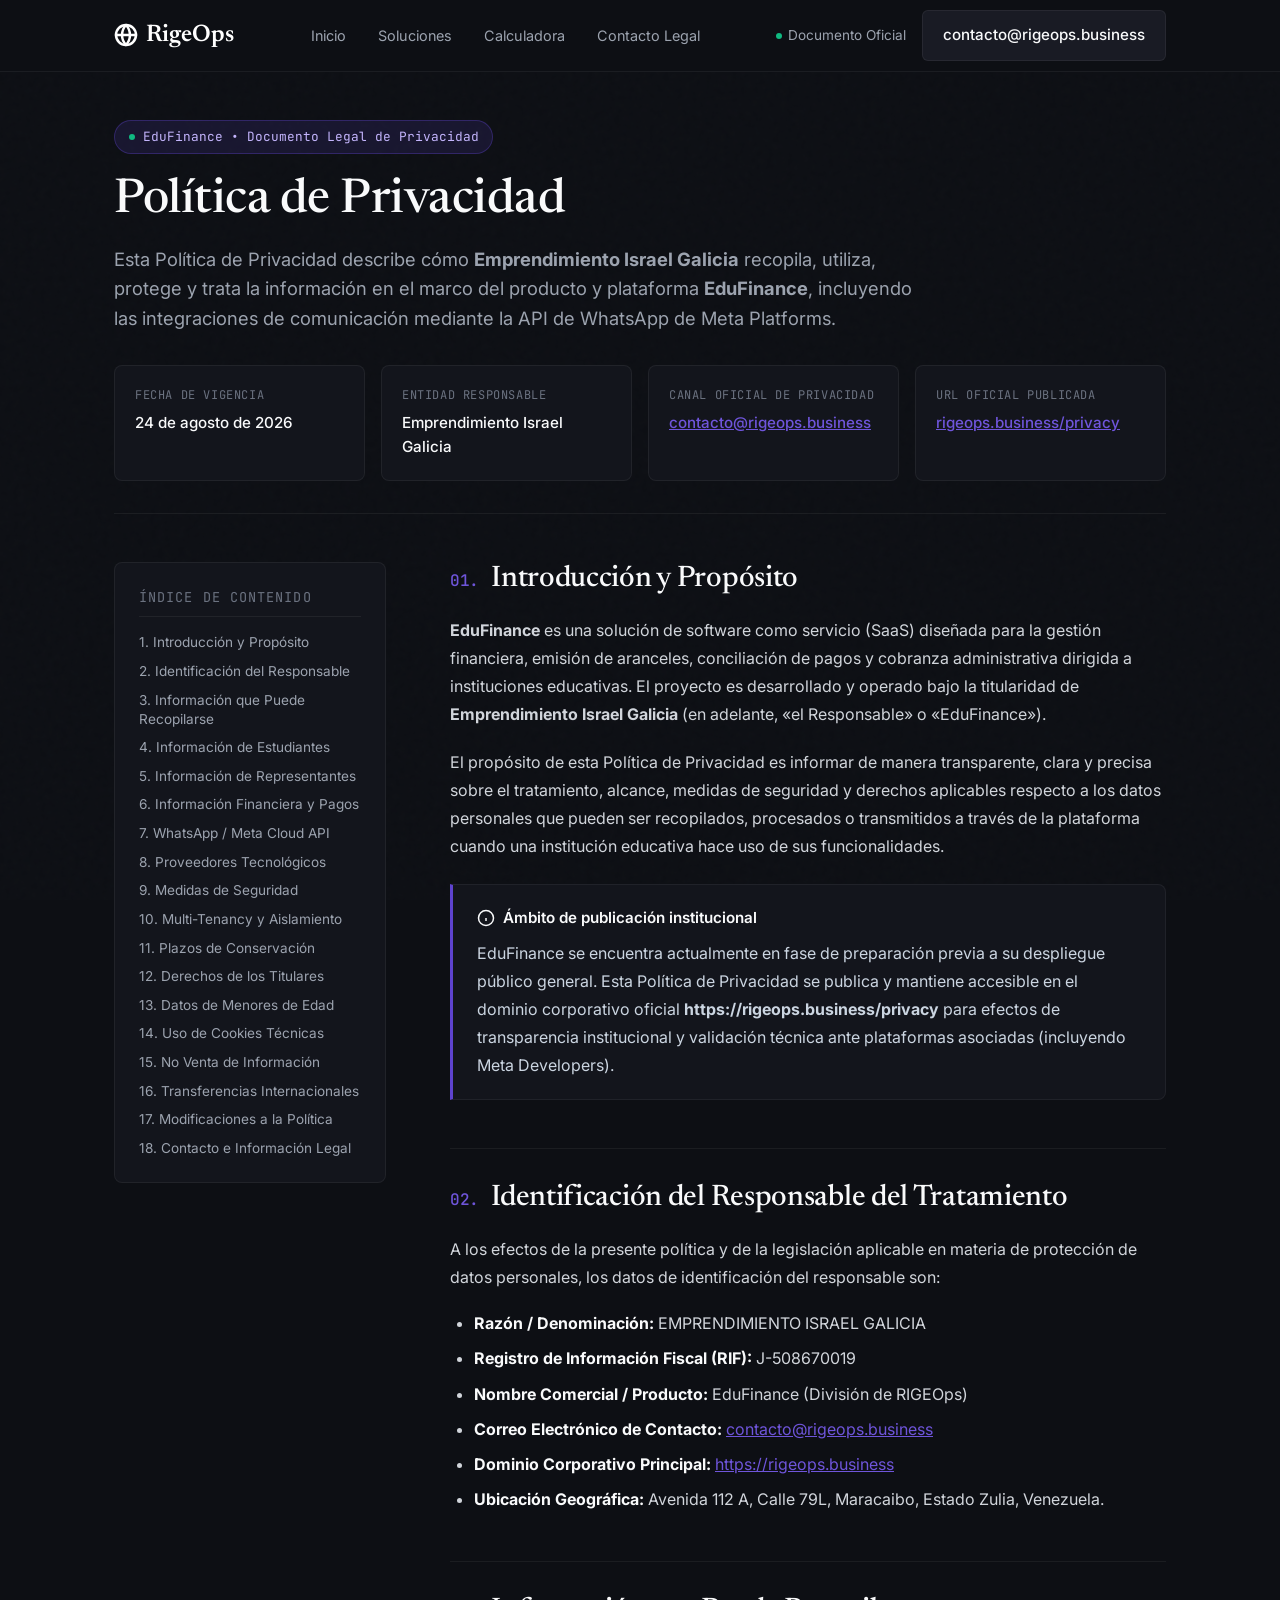
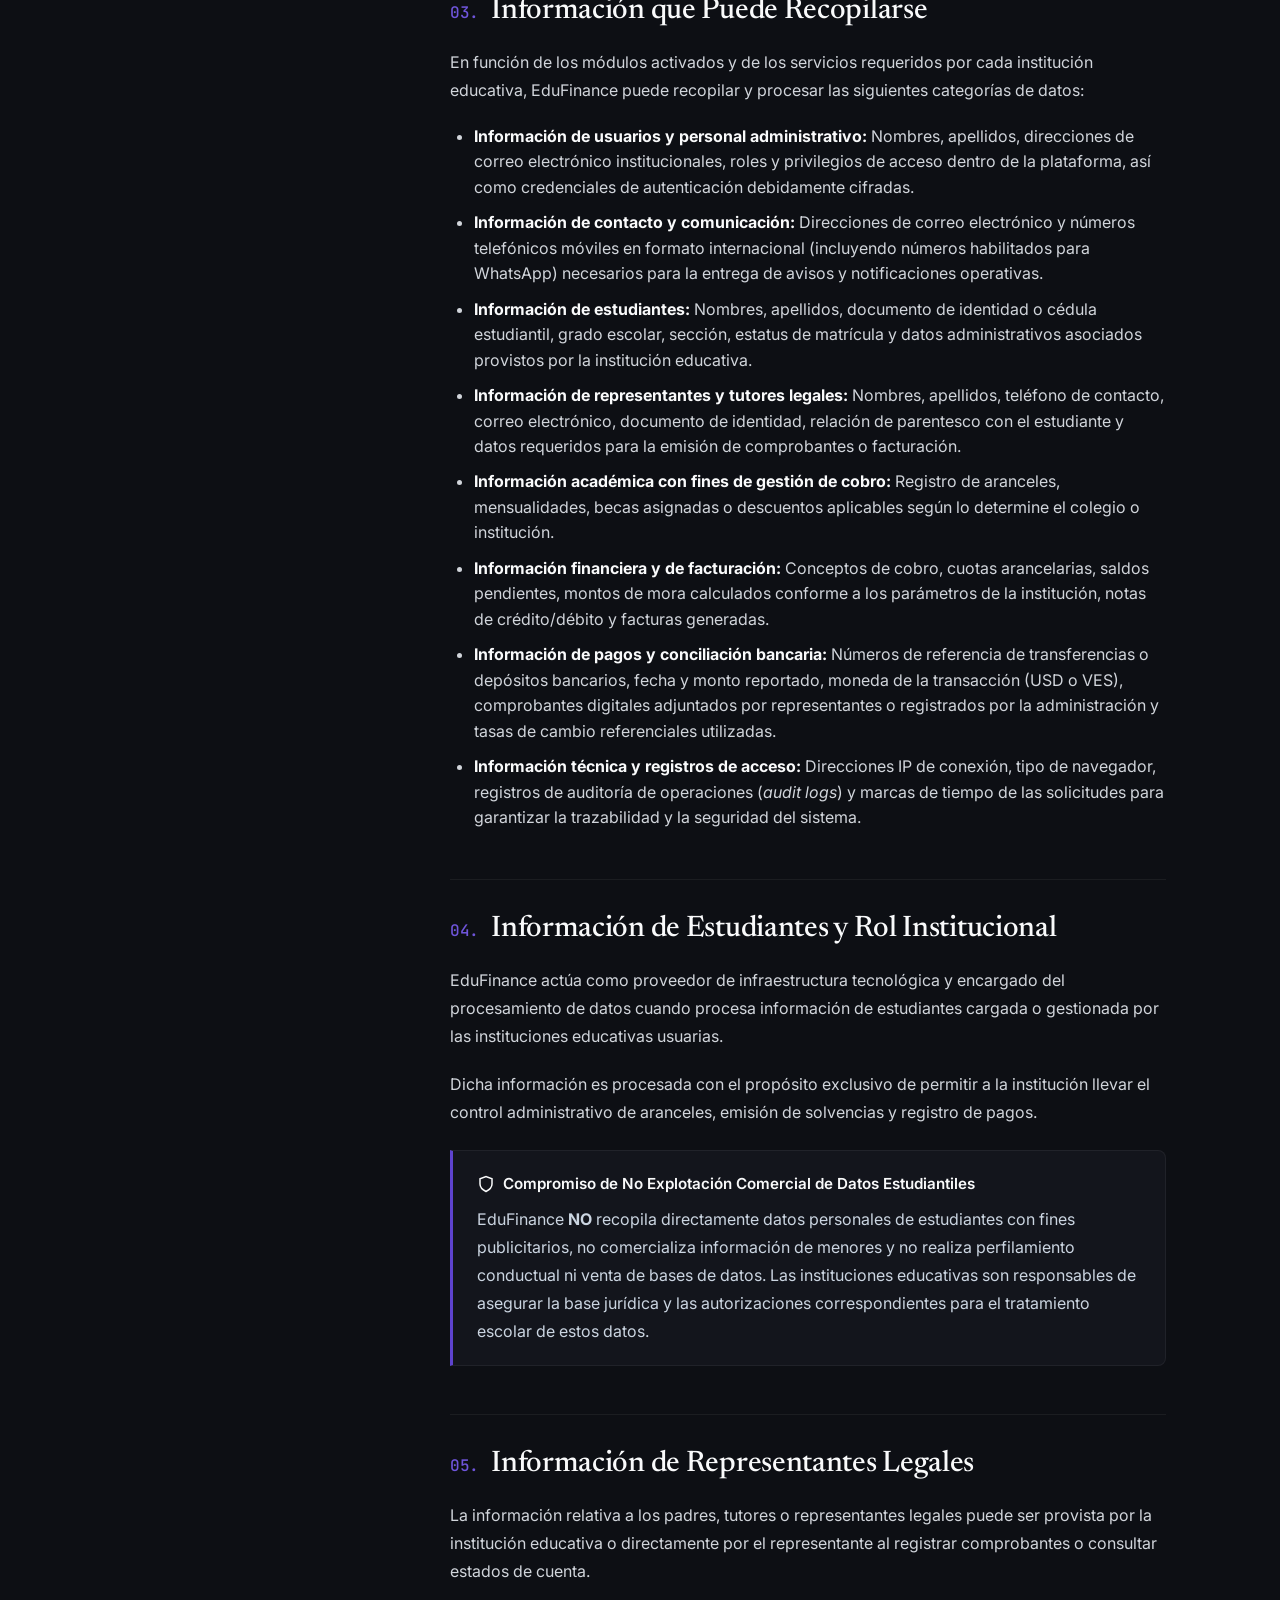
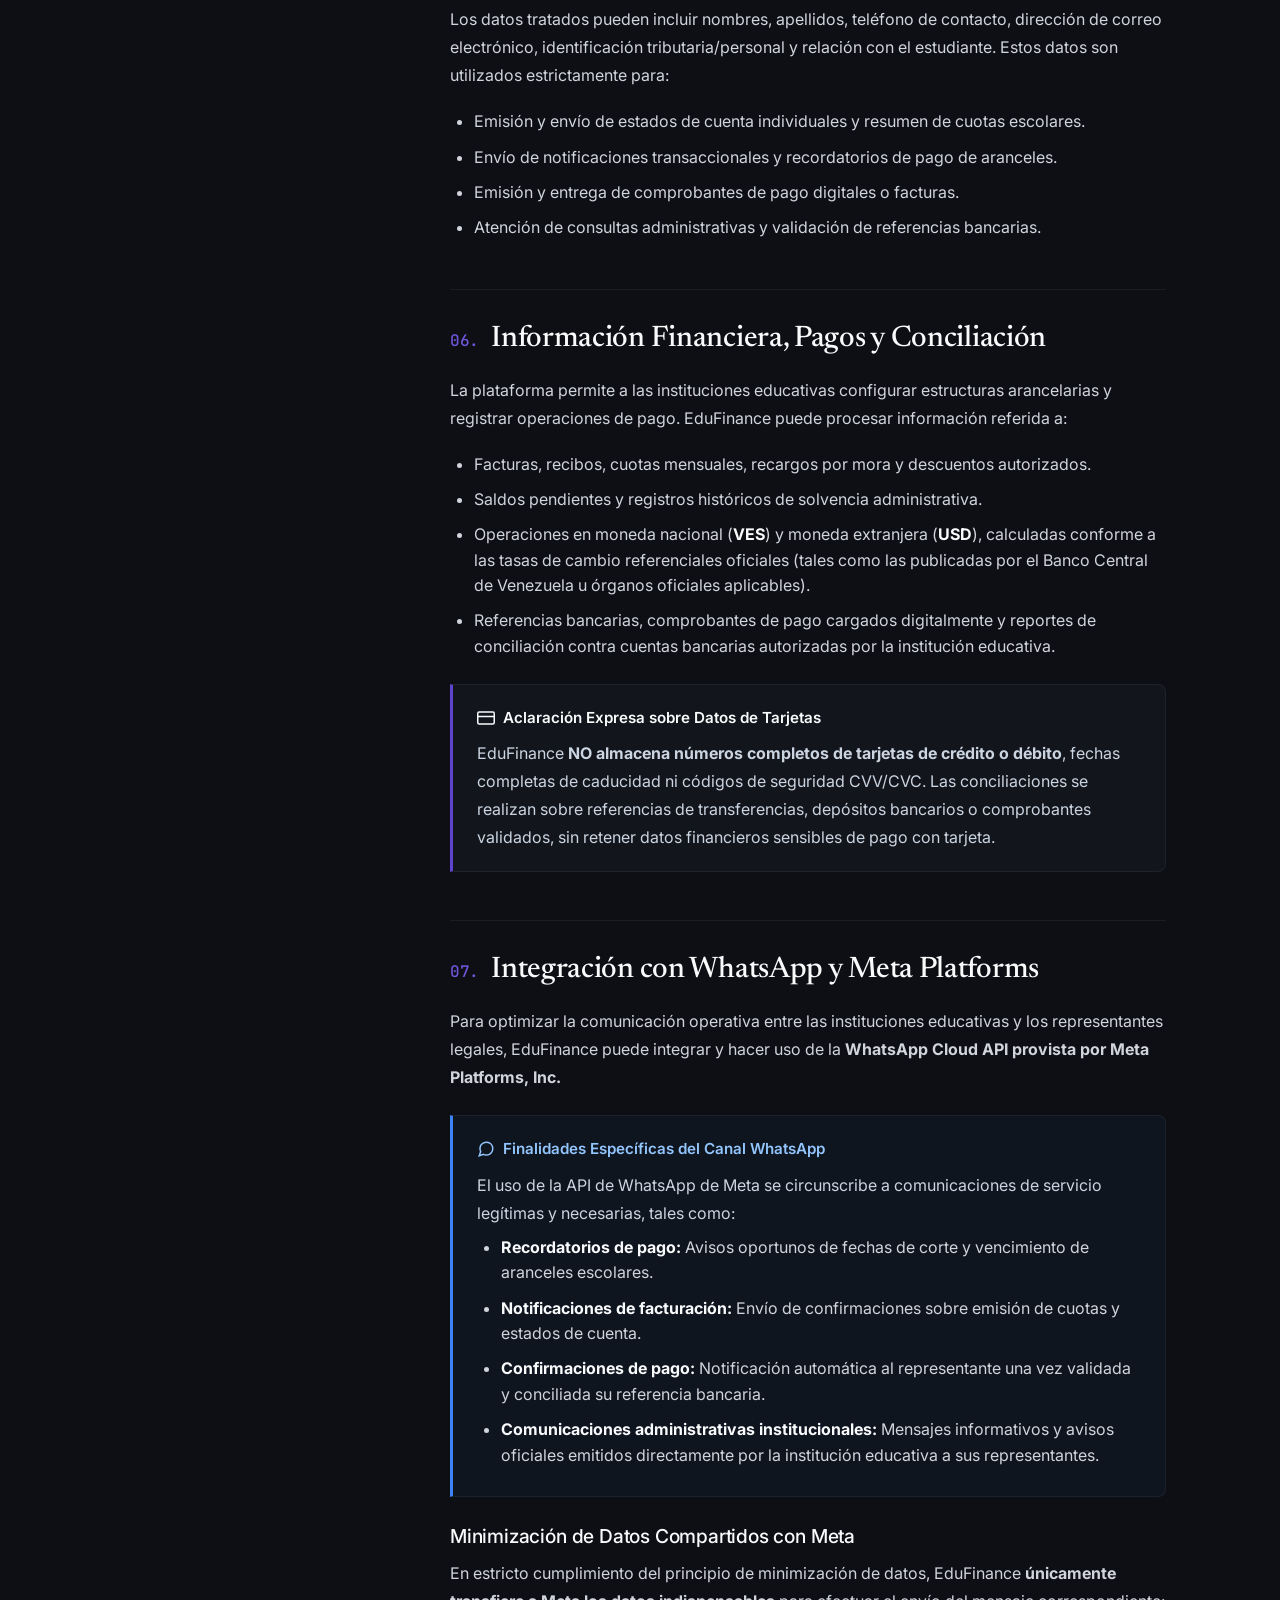
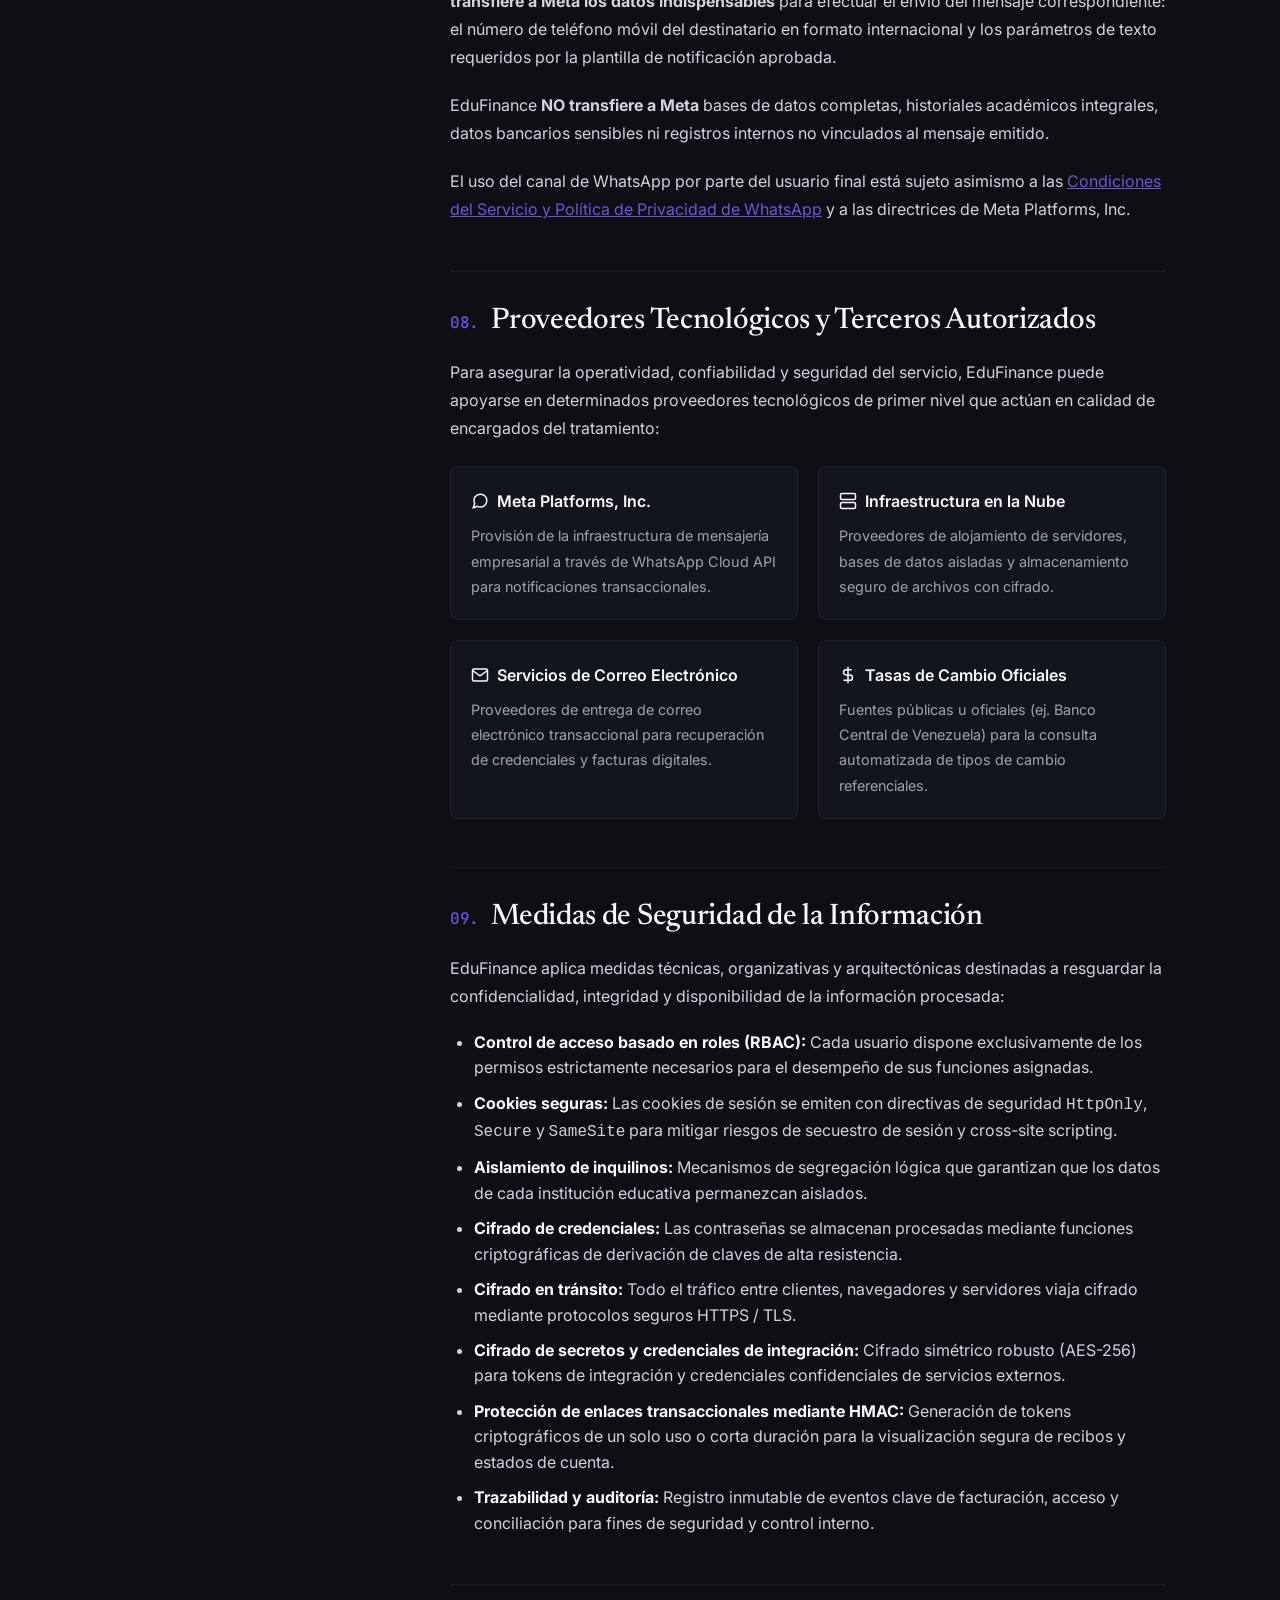
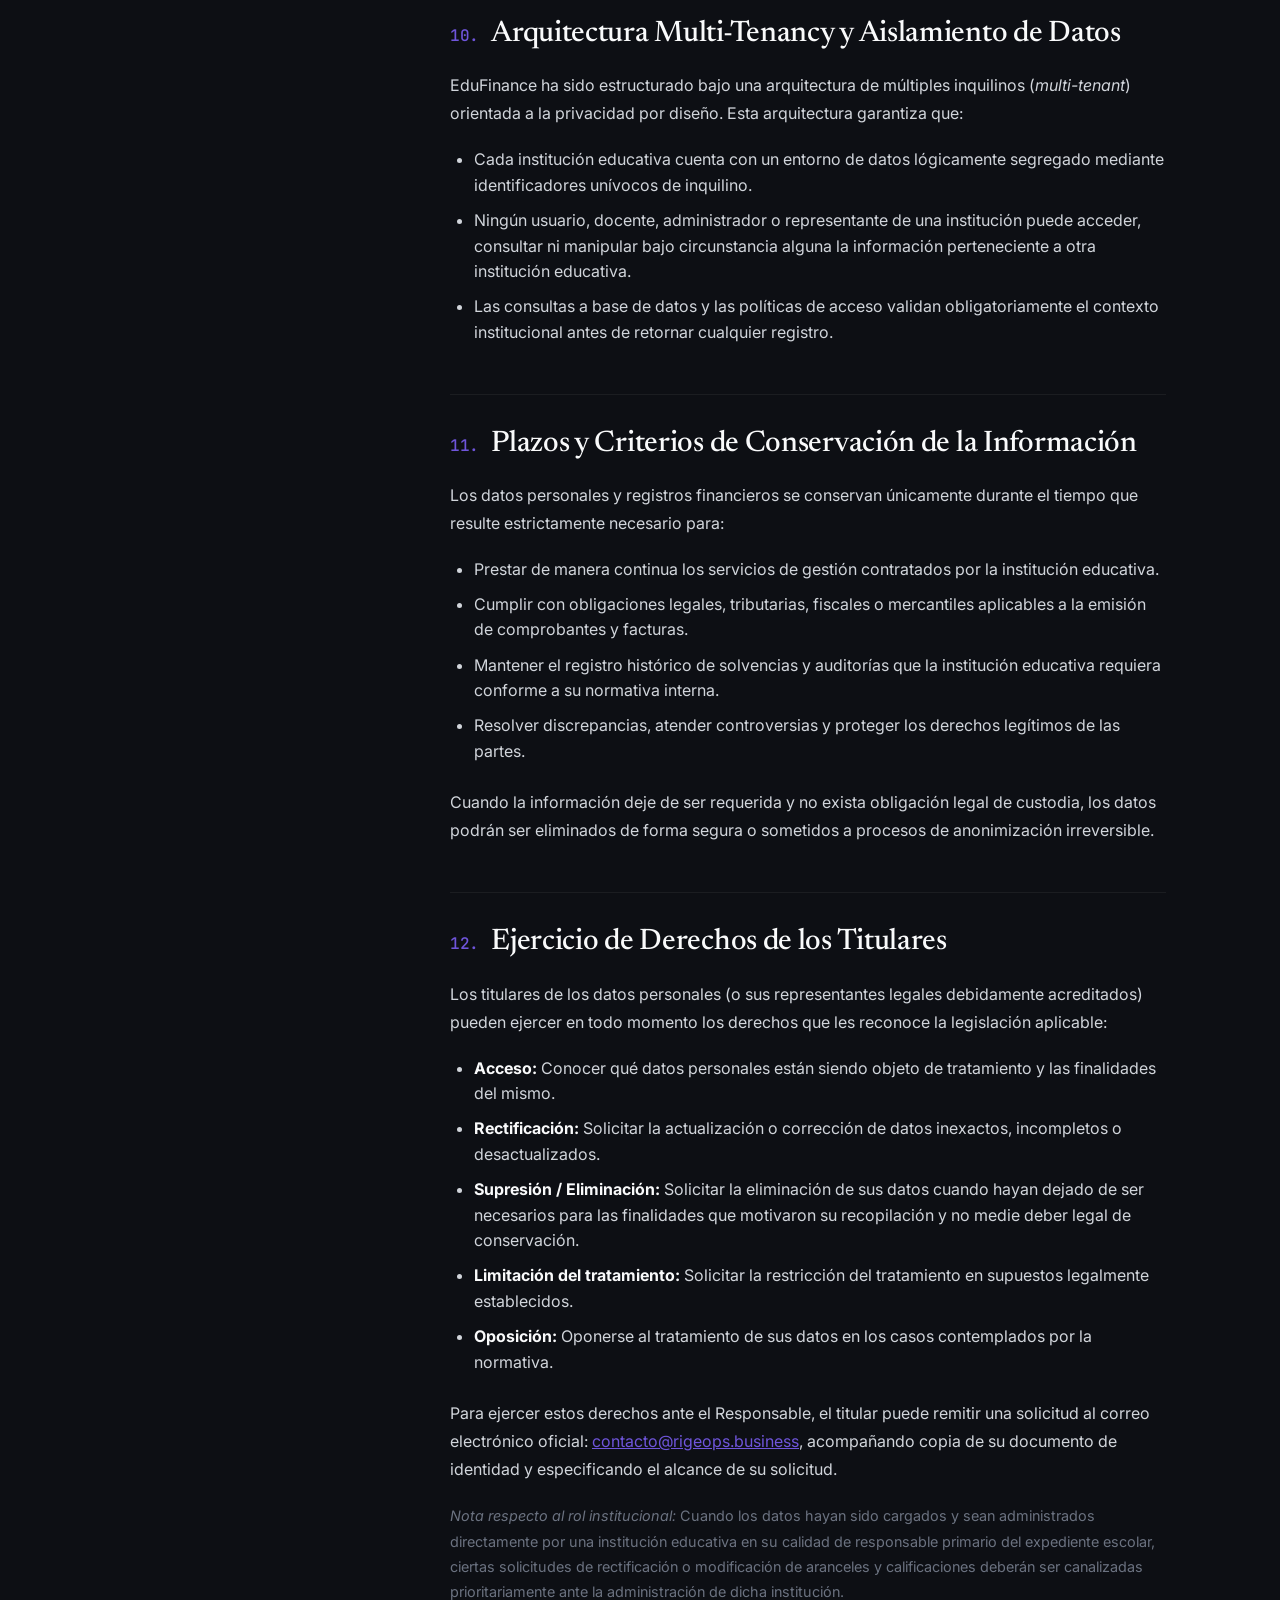
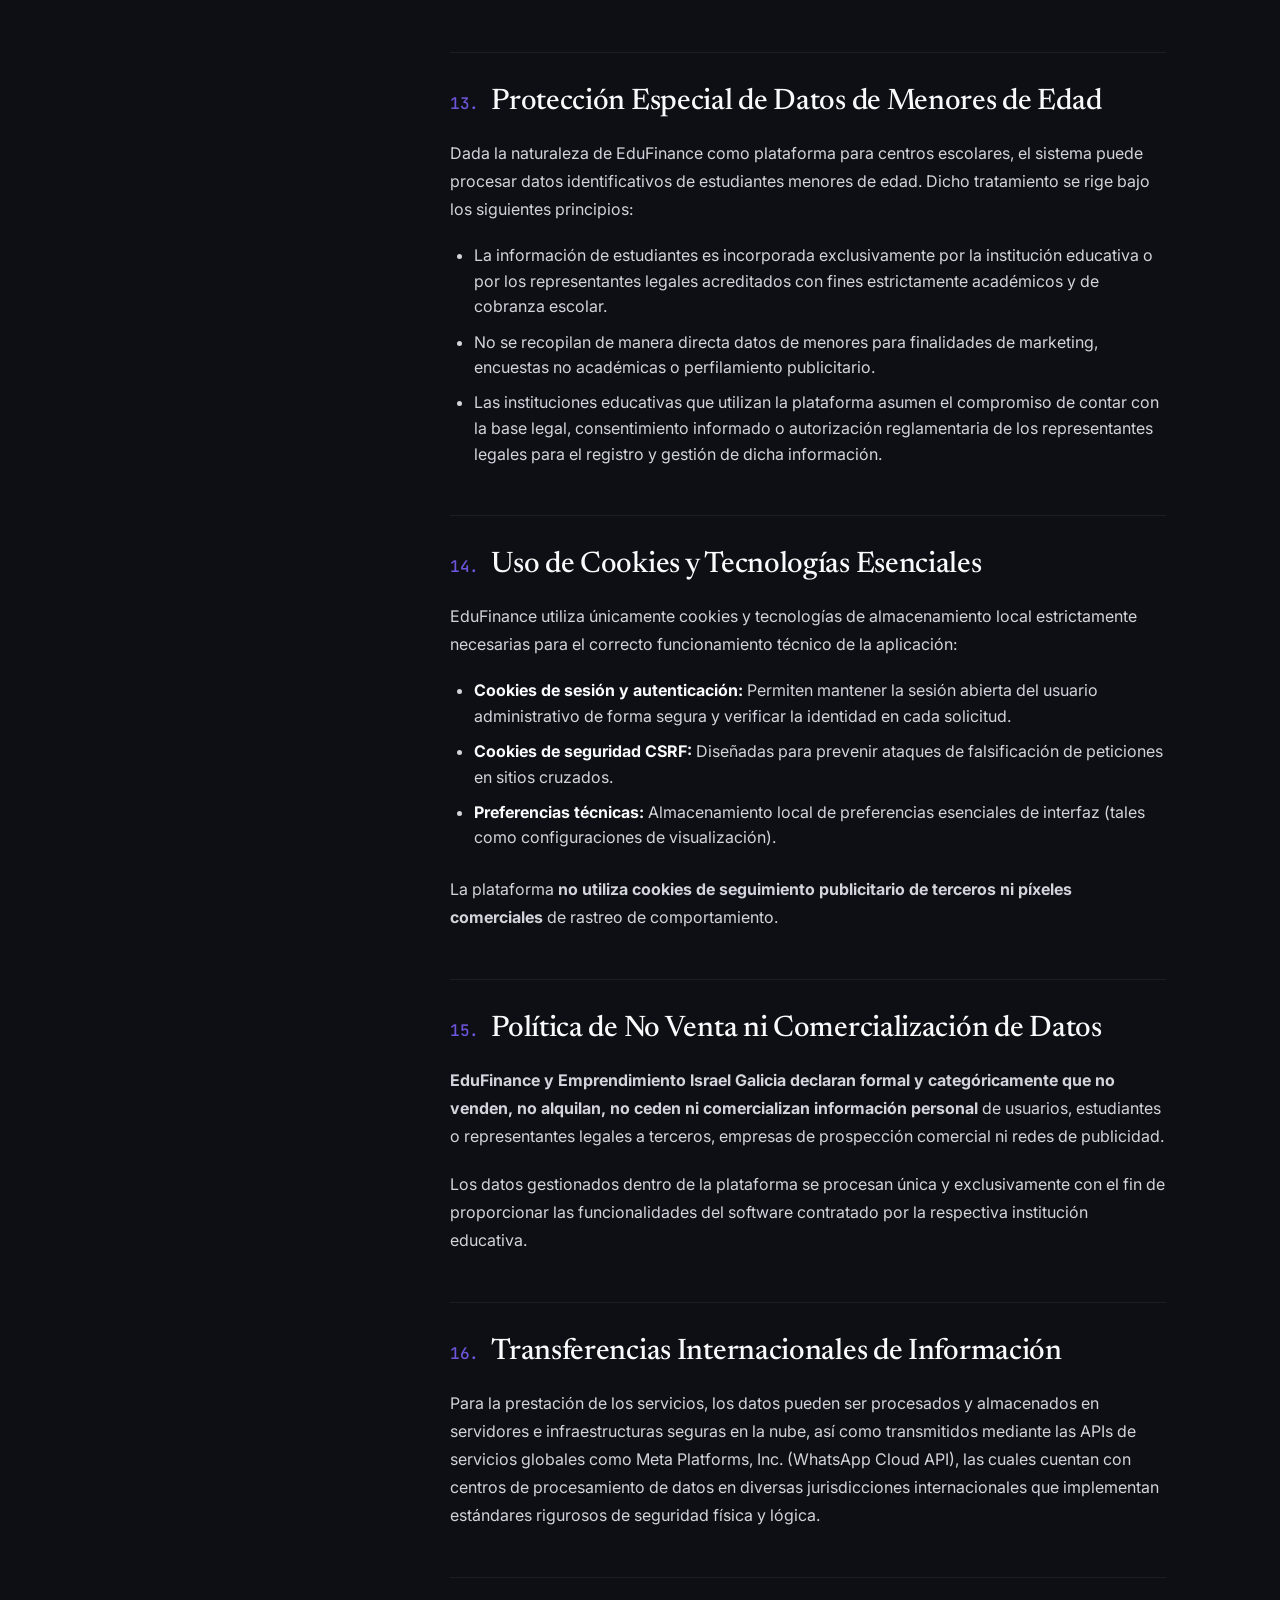
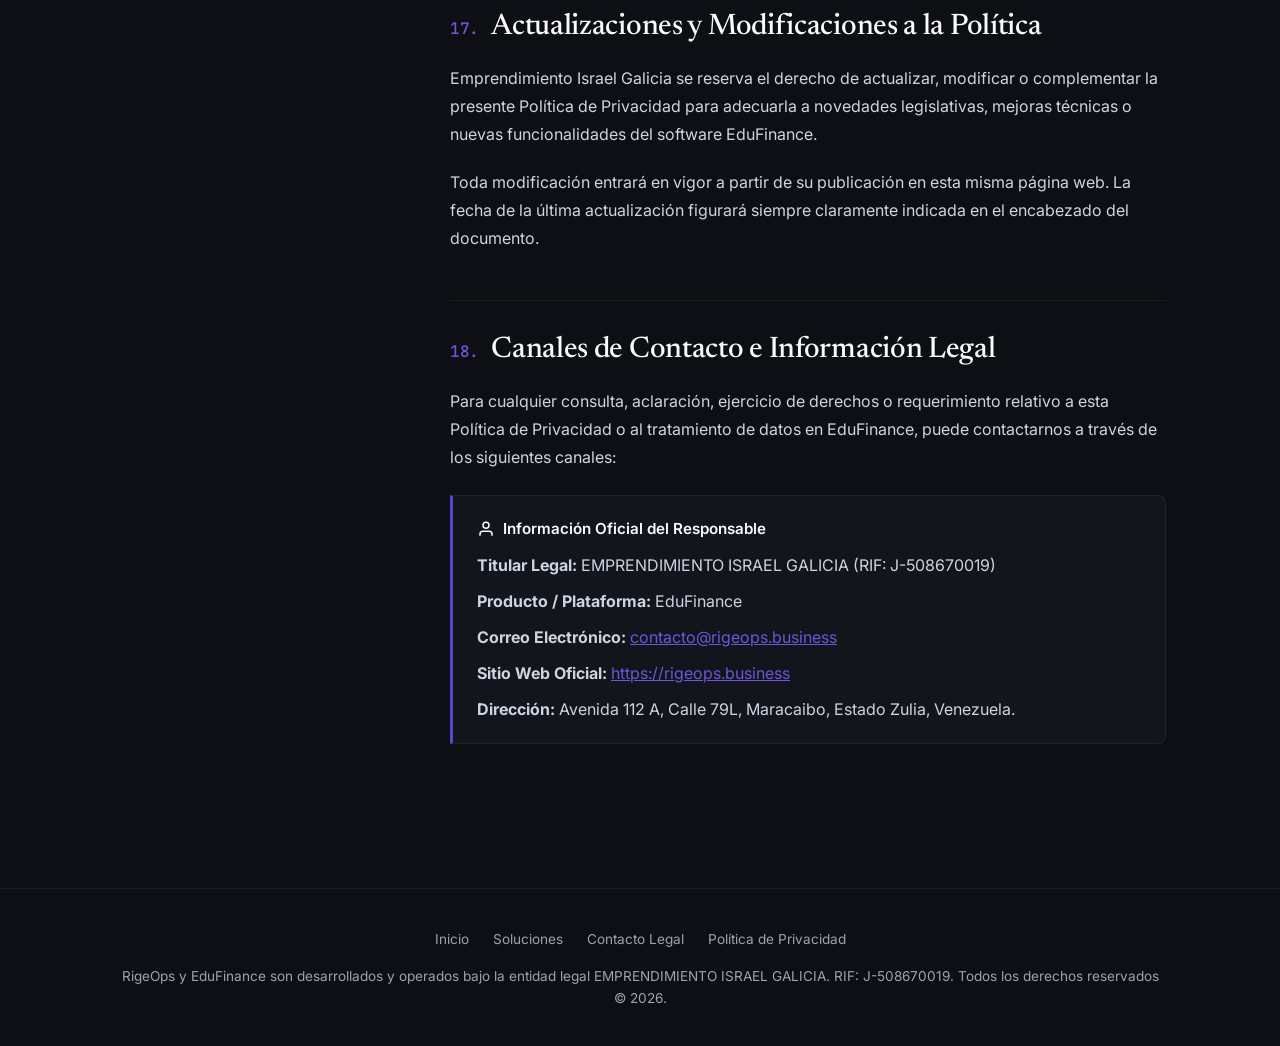
<file: privacy.html>
<!DOCTYPE html>
<html lang="es">
<head>
  <meta charset="UTF-8" />
  <meta name="viewport" content="width=device-width, initial-scale=1.0" />
  <title>Política de Privacidad | EduFinance</title>
  <meta name="description" content="Política de Privacidad de EduFinance, plataforma de gestión financiera y cobranza para instituciones educativas desarrollada por Emprendimiento Israel Galicia." />
  <meta name="robots" content="index, follow" />
  <link rel="canonical" href="https://rigeops.business/privacy" />

  <!-- Open Graph / Meta tags -->
  <meta property="og:type" content="article" />
  <meta property="og:title" content="Política de Privacidad | EduFinance" />
  <meta property="og:description" content="Política de Privacidad de EduFinance, plataforma de gestión financiera y cobranza para instituciones educativas." />
  <meta property="og:url" content="https://rigeops.business/privacy" />
  <meta property="og:site_name" content="RIGEOps / EduFinance" />

  <!-- Stylesheets -->
  <link rel="stylesheet" href="styles.css" />
  <link rel="stylesheet" href="/styles.css" />
</head>
<body>

  <!-- HEADER / NAVBAR -->
  <header class="navbar">
    <div class="container">
      <a href="/" class="logo">
        <svg viewBox="0 0 24 24" fill="none" stroke="currentColor" stroke-width="2.5" stroke-linecap="round" stroke-linejoin="round">
          <circle cx="12" cy="12" r="10"></circle>
          <line x1="2" y1="12" x2="22" y2="12"></line>
          <path d="M12 2a15.3 15.3 0 0 1 4 10 15.3 15.3 0 0 1-4 10 15.3 15.3 0 0 1-4-10 15.3 15.3 0 0 1 4-10z"></path>
        </svg>
        RigeOps
      </a>

      <ul class="nav-links">
        <li><a href="/#inicio">Inicio</a></li>
        <li><a href="/#soluciones">Soluciones</a></li>
        <li><a href="/#calculadora">Calculadora</a></li>
        <li><a href="/#contacto">Contacto Legal</a></li>
      </ul>

      <div class="nav-actions">
        <div class="status-indicator">
          <span class="dot"></span>
          <span style="font-size:0.85rem; color:var(--text-secondary)">Documento Oficial</span>
        </div>
        <a href="mailto:contacto@rigeops.business" class="btn btn-secondary">contacto@rigeops.business</a>
      </div>
      
      <a href="/" class="mobile-toggle" style="text-decoration:none; font-size:0.9rem;">← Volver</a>
    </div>
  </header>

  <!-- MAIN CONTENT -->
  <main class="legal-page">
    <div class="container">
      
      <!-- HEADER OF POLICY -->
      <header class="legal-header">
        <div class="legal-badge">
          <span class="legal-badge-dot"></span>
          <span>EduFinance • Documento Legal de Privacidad</span>
        </div>
        <h1 class="legal-title">Política de Privacidad</h1>
        <p class="legal-lead">
          Esta Política de Privacidad describe cómo <strong>Emprendimiento Israel Galicia</strong> recopila, utiliza, protege y trata la información en el marco del producto y plataforma <strong>EduFinance</strong>, incluyendo las integraciones de comunicación mediante la API de WhatsApp de Meta Platforms.
        </p>

        <div class="legal-meta-cards">
          <div class="legal-meta-card">
            <div class="legal-meta-label">Fecha de Vigencia</div>
            <div class="legal-meta-value">24 de agosto de 2026</div>
          </div>
          <div class="legal-meta-card">
            <div class="legal-meta-label">Entidad Responsable</div>
            <div class="legal-meta-value">Emprendimiento Israel Galicia</div>
          </div>
          <div class="legal-meta-card">
            <div class="legal-meta-label">Canal Oficial de Privacidad</div>
            <div class="legal-meta-value"><a href="mailto:contacto@rigeops.business">contacto@rigeops.business</a></div>
          </div>
          <div class="legal-meta-card">
            <div class="legal-meta-label">URL Oficial Publicada</div>
            <div class="legal-meta-value"><a href="https://rigeops.business/privacy">rigeops.business/privacy</a></div>
          </div>
        </div>
      </header>

      <!-- TWO COLUMN LAYOUT: SIDEBAR TOC + CONTENT -->
      <div class="legal-layout">
        
        <!-- SIDEBAR TOC -->
        <aside class="legal-sidebar">
          <div class="toc-card">
            <div class="toc-title">Índice de Contenido</div>
            <nav>
              <ul class="toc-list">
                <li><a href="#seccion-1">1. Introducción y Propósito</a></li>
                <li><a href="#seccion-2">2. Identificación del Responsable</a></li>
                <li><a href="#seccion-3">3. Información que Puede Recopilarse</a></li>
                <li><a href="#seccion-4">4. Información de Estudiantes</a></li>
                <li><a href="#seccion-5">5. Información de Representantes</a></li>
                <li><a href="#seccion-6">6. Información Financiera y Pagos</a></li>
                <li><a href="#seccion-7">7. WhatsApp / Meta Cloud API</a></li>
                <li><a href="#seccion-8">8. Proveedores Tecnológicos</a></li>
                <li><a href="#seccion-9">9. Medidas de Seguridad</a></li>
                <li><a href="#seccion-10">10. Multi-Tenancy y Aislamiento</a></li>
                <li><a href="#seccion-11">11. Plazos de Conservación</a></li>
                <li><a href="#seccion-12">12. Derechos de los Titulares</a></li>
                <li><a href="#seccion-13">13. Datos de Menores de Edad</a></li>
                <li><a href="#seccion-14">14. Uso de Cookies Técnicas</a></li>
                <li><a href="#seccion-15">15. No Venta de Información</a></li>
                <li><a href="#seccion-16">16. Transferencias Internacionales</a></li>
                <li><a href="#seccion-17">17. Modificaciones a la Política</a></li>
                <li><a href="#seccion-18">18. Contacto e Información Legal</a></li>
              </ul>
            </nav>
          </div>
        </aside>

        <!-- MAIN LEGAL CONTENT BODY -->
        <article class="legal-content">

          <!-- 1. INTRODUCCIÓN -->
          <section id="seccion-1" class="legal-section">
            <h2><span class="section-num">01.</span> Introducción y Propósito</h2>
            <p>
              <strong>EduFinance</strong> es una solución de software como servicio (SaaS) diseñada para la gestión financiera, emisión de aranceles, conciliación de pagos y cobranza administrativa dirigida a instituciones educativas. El proyecto es desarrollado y operado bajo la titularidad de <strong>Emprendimiento Israel Galicia</strong> (en adelante, «el Responsable» o «EduFinance»).
            </p>
            <p>
              El propósito de esta Política de Privacidad es informar de manera transparente, clara y precisa sobre el tratamiento, alcance, medidas de seguridad y derechos aplicables respecto a los datos personales que pueden ser recopilados, procesados o transmitidos a través de la plataforma cuando una institución educativa hace uso de sus funcionalidades.
            </p>
            <div class="legal-callout">
              <div class="legal-callout-title">
                <svg width="18" height="18" viewBox="0 0 24 24" fill="none" stroke="currentColor" stroke-width="2"><circle cx="12" cy="12" r="10"></circle><line x1="12" y1="16" x2="12" y2="12"></line><line x1="12" y1="8" x2="12.01" y2="8"></line></svg>
                Ámbito de publicación institucional
              </div>
              <p>
                EduFinance se encuentra actualmente en fase de preparación previa a su despliegue público general. Esta Política de Privacidad se publica y mantiene accesible en el dominio corporativo oficial <strong>https://rigeops.business/privacy</strong> para efectos de transparencia institucional y validación técnica ante plataformas asociadas (incluyendo Meta Developers).
              </p>
            </div>
          </section>

          <!-- 2. RESPONSABLE -->
          <section id="seccion-2" class="legal-section">
            <h2><span class="section-num">02.</span> Identificación del Responsable del Tratamiento</h2>
            <p>
              A los efectos de la presente política y de la legislación aplicable en materia de protección de datos personales, los datos de identificación del responsable son:
            </p>
            <ul>
              <li><strong>Razón / Denominación:</strong> EMPRENDIMIENTO ISRAEL GALICIA</li>
              <li><strong>Registro de Información Fiscal (RIF):</strong> J-508670019</li>
              <li><strong>Nombre Comercial / Producto:</strong> EduFinance (División de RIGEOps)</li>
              <li><strong>Correo Electrónico de Contacto:</strong> <a href="mailto:contacto@rigeops.business" style="color:var(--accent-primary-hover); text-decoration:underline;">contacto@rigeops.business</a></li>
              <li><strong>Dominio Corporativo Principal:</strong> <a href="https://rigeops.business" target="_blank" style="color:var(--accent-primary-hover); text-decoration:underline;">https://rigeops.business</a></li>
              <li><strong>Ubicación Geográfica:</strong> Avenida 112 A, Calle 79L, Maracaibo, Estado Zulia, Venezuela.</li>
            </ul>
          </section>

          <!-- 3. INFORMACIÓN QUE PUEDE RECOPILARSE -->
          <section id="seccion-3" class="legal-section">
            <h2><span class="section-num">03.</span> Información que Puede Recopilarse</h2>
            <p>
              En función de los módulos activados y de los servicios requeridos por cada institución educativa, EduFinance puede recopilar y procesar las siguientes categorías de datos:
            </p>
            <ul>
              <li><strong>Información de usuarios y personal administrativo:</strong> Nombres, apellidos, direcciones de correo electrónico institucionales, roles y privilegios de acceso dentro de la plataforma, así como credenciales de autenticación debidamente cifradas.</li>
              <li><strong>Información de contacto y comunicación:</strong> Direcciones de correo electrónico y números telefónicos móviles en formato internacional (incluyendo números habilitados para WhatsApp) necesarios para la entrega de avisos y notificaciones operativas.</li>
              <li><strong>Información de estudiantes:</strong> Nombres, apellidos, documento de identidad o cédula estudiantil, grado escolar, sección, estatus de matrícula y datos administrativos asociados provistos por la institución educativa.</li>
              <li><strong>Información de representantes y tutores legales:</strong> Nombres, apellidos, teléfono de contacto, correo electrónico, documento de identidad, relación de parentesco con el estudiante y datos requeridos para la emisión de comprobantes o facturación.</li>
              <li><strong>Información académica con fines de gestión de cobro:</strong> Registro de aranceles, mensualidades, becas asignadas o descuentos aplicables según lo determine el colegio o institución.</li>
              <li><strong>Información financiera y de facturación:</strong> Conceptos de cobro, cuotas arancelarias, saldos pendientes, montos de mora calculados conforme a los parámetros de la institución, notas de crédito/débito y facturas generadas.</li>
              <li><strong>Información de pagos y conciliación bancaria:</strong> Números de referencia de transferencias o depósitos bancarios, fecha y monto reportado, moneda de la transacción (USD o VES), comprobantes digitales adjuntados por representantes o registrados por la administración y tasas de cambio referenciales utilizadas.</li>
              <li><strong>Información técnica y registros de acceso:</strong> Direcciones IP de conexión, tipo de navegador, registros de auditoría de operaciones (<em>audit logs</em>) y marcas de tiempo de las solicitudes para garantizar la trazabilidad y la seguridad del sistema.</li>
            </ul>
          </section>

          <!-- 4. INFORMACIÓN DE ESTUDIANTES -->
          <section id="seccion-4" class="legal-section">
            <h2><span class="section-num">04.</span> Información de Estudiantes y Rol Institucional</h2>
            <p>
              EduFinance actúa como proveedor de infraestructura tecnológica y encargado del procesamiento de datos cuando procesa información de estudiantes cargada o gestionada por las instituciones educativas usuarias.
            </p>
            <p>
              Dicha información es procesada con el propósito exclusivo de permitir a la institución llevar el control administrativo de aranceles, emisión de solvencias y registro de pagos.
            </p>
            <div class="legal-callout">
              <div class="legal-callout-title">
                <svg width="18" height="18" viewBox="0 0 24 24" fill="none" stroke="currentColor" stroke-width="2"><path d="M12 22s8-4 8-10V5l-8-3-8 3v7c0 6 8 10 8 10z"></path></svg>
                Compromiso de No Explotación Comercial de Datos Estudiantiles
              </div>
              <p>
                EduFinance <strong>NO</strong> recopila directamente datos personales de estudiantes con fines publicitarios, no comercializa información de menores y no realiza perfilamiento conductual ni venta de bases de datos. Las instituciones educativas son responsables de asegurar la base jurídica y las autorizaciones correspondientes para el tratamiento escolar de estos datos.
              </p>
            </div>
          </section>

          <!-- 5. INFORMACIÓN DE REPRESENTANTES -->
          <section id="seccion-5" class="legal-section">
            <h2><span class="section-num">05.</span> Información de Representantes Legales</h2>
            <p>
              La información relativa a los padres, tutores o representantes legales puede ser provista por la institución educativa o directamente por el representante al registrar comprobantes o consultar estados de cuenta.
            </p>
            <p>
              Los datos tratados pueden incluir nombres, apellidos, teléfono de contacto, dirección de correo electrónico, identificación tributaria/personal y relación con el estudiante. Estos datos son utilizados estrictamente para:
            </p>
            <ul>
              <li>Emisión y envío de estados de cuenta individuales y resumen de cuotas escolares.</li>
              <li>Envío de notificaciones transaccionales y recordatorios de pago de aranceles.</li>
              <li>Emisión y entrega de comprobantes de pago digitales o facturas.</li>
              <li>Atención de consultas administrativas y validación de referencias bancarias.</li>
            </ul>
          </section>

          <!-- 6. INFORMACIÓN FINANCIERA -->
          <section id="seccion-6" class="legal-section">
            <h2><span class="section-num">06.</span> Información Financiera, Pagos y Conciliación</h2>
            <p>
              La plataforma permite a las instituciones educativas configurar estructuras arancelarias y registrar operaciones de pago. EduFinance puede procesar información referida a:
            </p>
            <ul>
              <li>Facturas, recibos, cuotas mensuales, recargos por mora y descuentos autorizados.</li>
              <li>Saldos pendientes y registros históricos de solvencia administrativa.</li>
              <li>Operaciones en moneda nacional (<strong>VES</strong>) y moneda extranjera (<strong>USD</strong>), calculadas conforme a las tasas de cambio referenciales oficiales (tales como las publicadas por el Banco Central de Venezuela u órganos oficiales aplicables).</li>
              <li>Referencias bancarias, comprobantes de pago cargados digitalmente y reportes de conciliación contra cuentas bancarias autorizadas por la institución educativa.</li>
            </ul>
            <div class="legal-callout">
              <div class="legal-callout-title">
                <svg width="18" height="18" viewBox="0 0 24 24" fill="none" stroke="currentColor" stroke-width="2"><rect x="1" y="4" width="22" height="16" rx="2" ry="2"></rect><line x1="1" y1="10" x2="23" y2="10"></line></svg>
                Aclaración Expresa sobre Datos de Tarjetas
              </div>
              <p>
                EduFinance <strong>NO almacena números completos de tarjetas de crédito o débito</strong>, fechas completas de caducidad ni códigos de seguridad CVV/CVC. Las conciliaciones se realizan sobre referencias de transferencias, depósitos bancarios o comprobantes validados, sin retener datos financieros sensibles de pago con tarjeta.
              </p>
            </div>
          </section>

          <!-- 7. WHATSAPP / META -->
          <section id="seccion-7" class="legal-section">
            <h2><span class="section-num">07.</span> Integración con WhatsApp y Meta Platforms</h2>
            <p>
              Para optimizar la comunicación operativa entre las instituciones educativas y los representantes legales, EduFinance puede integrar y hacer uso de la <strong>WhatsApp Cloud API provista por Meta Platforms, Inc.</strong>
            </p>
            
            <div class="legal-callout legal-callout-meta">
              <div class="legal-callout-title">
                <svg width="18" height="18" viewBox="0 0 24 24" fill="none" stroke="currentColor" stroke-width="2"><path d="M21 11.5a8.38 8.38 0 0 1-.9 3.8 8.5 8.5 0 0 1-7.6 4.7 8.38 8.38 0 0 1-3.8-.9L3 21l1.9-5.7a8.38 8.38 0 0 1-.9-3.8 8.5 8.5 0 0 1 4.7-7.6 8.38 8.38 0 0 1 3.8-.9h.5a8.48 8.48 0 0 1 8 8v.5z"></path></svg>
                Finalidades Específicas del Canal WhatsApp
              </div>
              <p>
                El uso de la API de WhatsApp de Meta se circunscribe a comunicaciones de servicio legítimas y necesarias, tales como:
              </p>
              <ul style="margin-top:0.5rem; margin-bottom:0.5rem;">
                <li><strong>Recordatorios de pago:</strong> Avisos oportunos de fechas de corte y vencimiento de aranceles escolares.</li>
                <li><strong>Notificaciones de facturación:</strong> Envío de confirmaciones sobre emisión de cuotas y estados de cuenta.</li>
                <li><strong>Confirmaciones de pago:</strong> Notificación automática al representante una vez validada y conciliada su referencia bancaria.</li>
                <li><strong>Comunicaciones administrativas institucionales:</strong> Mensajes informativos y avisos oficiales emitidos directamente por la institución educativa a sus representantes.</li>
              </ul>
            </div>

            <h3>Minimización de Datos Compartidos con Meta</h3>
            <p>
              En estricto cumplimiento del principio de minimización de datos, EduFinance <strong>únicamente transfiere a Meta los datos indispensables</strong> para efectuar el envío del mensaje correspondiente: el número de teléfono móvil del destinatario en formato internacional y los parámetros de texto requeridos por la plantilla de notificación aprobada.
            </p>
            <p>
              EduFinance <strong>NO transfiere a Meta</strong> bases de datos completas, historiales académicos integrales, datos bancarios sensibles ni registros internos no vinculados al mensaje emitido.
            </p>
            <p>
              El uso del canal de WhatsApp por parte del usuario final está sujeto asimismo a las <a href="https://www.whatsapp.com/legal/privacy-policy" target="_blank" rel="noopener noreferrer" style="color:var(--accent-primary-hover); text-decoration:underline;">Condiciones del Servicio y Política de Privacidad de WhatsApp</a> y a las directrices de Meta Platforms, Inc.
            </p>
          </section>

          <!-- 8. PROVEEDORES TECNOLÓGICOS -->
          <section id="seccion-8" class="legal-section">
            <h2><span class="section-num">08.</span> Proveedores Tecnológicos y Terceros Autorizados</h2>
            <p>
              Para asegurar la operatividad, confiabilidad y seguridad del servicio, EduFinance puede apoyarse en determinados proveedores tecnológicos de primer nivel que actúan en calidad de encargados del tratamiento:
            </p>
            
            <div class="legal-grid-2">
              <div class="legal-subcard">
                <h4>
                  <svg width="18" height="18" viewBox="0 0 24 24" fill="none" stroke="currentColor" stroke-width="2"><path d="M21 11.5a8.38 8.38 0 0 1-.9 3.8 8.5 8.5 0 0 1-7.6 4.7 8.38 8.38 0 0 1-3.8-.9L3 21l1.9-5.7a8.38 8.38 0 0 1-.9-3.8 8.5 8.5 0 0 1 4.7-7.6 8.38 8.38 0 0 1 3.8-.9h.5a8.48 8.48 0 0 1 8 8v.5z"></path></svg>
                  Meta Platforms, Inc.
                </h4>
                <p>Provisión de la infraestructura de mensajería empresarial a través de WhatsApp Cloud API para notificaciones transaccionales.</p>
              </div>

              <div class="legal-subcard">
                <h4>
                  <svg width="18" height="18" viewBox="0 0 24 24" fill="none" stroke="currentColor" stroke-width="2"><rect x="2" y="2" width="20" height="8" rx="2" ry="2"></rect><rect x="2" y="14" width="20" height="8" rx="2" ry="2"></rect><line x1="6" y1="6" x2="6.01" y2="6"></line><line x1="6" y1="18" x2="6.01" y2="18"></line></svg>
                  Infraestructura en la Nube
                </h4>
                <p>Proveedores de alojamiento de servidores, bases de datos aisladas y almacenamiento seguro de archivos con cifrado.</p>
              </div>

              <div class="legal-subcard">
                <h4>
                  <svg width="18" height="18" viewBox="0 0 24 24" fill="none" stroke="currentColor" stroke-width="2"><path d="M4 4h16c1.1 0 2 .9 2 2v12c0 1.1-.9 2-2 2H4c-1.1 0-2-.9-2-2V6c0-1.1.9-2 2-2z"></path><polyline points="22,6 12,13 2,6"></polyline></svg>
                  Servicios de Correo Electrónico
                </h4>
                <p>Proveedores de entrega de correo electrónico transaccional para recuperación de credenciales y facturas digitales.</p>
              </div>

              <div class="legal-subcard">
                <h4>
                  <svg width="18" height="18" viewBox="0 0 24 24" fill="none" stroke="currentColor" stroke-width="2"><line x1="12" y1="1" x2="12" y2="23"></line><path d="M17 5H9.5a3.5 3.5 0 0 0 0 7h5a3.5 3.5 0 0 1 0 7H6"></path></svg>
                  Tasas de Cambio Oficiales
                </h4>
                <p>Fuentes públicas u oficiales (ej. Banco Central de Venezuela) para la consulta automatizada de tipos de cambio referenciales.</p>
              </div>
            </div>
          </section>

          <!-- 9. MEDIDAS DE SEGURIDAD -->
          <section id="seccion-9" class="legal-section">
            <h2><span class="section-num">09.</span> Medidas de Seguridad de la Información</h2>
            <p>
              EduFinance aplica medidas técnicas, organizativas y arquitectónicas destinadas a resguardar la confidencialidad, integridad y disponibilidad de la información procesada:
            </p>
            <ul>
              <li><strong>Control de acceso basado en roles (RBAC):</strong> Cada usuario dispone exclusivamente de los permisos estrictamente necesarios para el desempeño de sus funciones asignadas.</li>
              <li><strong>Cookies seguras:</strong> Las cookies de sesión se emiten con directivas de seguridad <code>HttpOnly</code>, <code>Secure</code> y <code>SameSite</code> para mitigar riesgos de secuestro de sesión y cross-site scripting.</li>
              <li><strong>Aislamiento de inquilinos:</strong> Mecanismos de segregación lógica que garantizan que los datos de cada institución educativa permanezcan aislados.</li>
              <li><strong>Cifrado de credenciales:</strong> Las contraseñas se almacenan procesadas mediante funciones criptográficas de derivación de claves de alta resistencia.</li>
              <li><strong>Cifrado en tránsito:</strong> Todo el tráfico entre clientes, navegadores y servidores viaja cifrado mediante protocolos seguros HTTPS / TLS.</li>
              <li><strong>Cifrado de secretos y credenciales de integración:</strong> Cifrado simétrico robusto (AES-256) para tokens de integración y credenciales confidenciales de servicios externos.</li>
              <li><strong>Protección de enlaces transaccionales mediante HMAC:</strong> Generación de tokens criptográficos de un solo uso o corta duración para la visualización segura de recibos y estados de cuenta.</li>
              <li><strong>Trazabilidad y auditoría:</strong> Registro inmutable de eventos clave de facturación, acceso y conciliación para fines de seguridad y control interno.</li>
            </ul>
          </section>

          <!-- 10. MULTI-TENANCY -->
          <section id="seccion-10" class="legal-section">
            <h2><span class="section-num">10.</span> Arquitectura Multi-Tenancy y Aislamiento de Datos</h2>
            <p>
              EduFinance ha sido estructurado bajo una arquitectura de múltiples inquilinos (<em>multi-tenant</em>) orientada a la privacidad por diseño. Esta arquitectura garantiza que:
            </p>
            <ul>
              <li>Cada institución educativa cuenta con un entorno de datos lógicamente segregado mediante identificadores unívocos de inquilino.</li>
              <li>Ningún usuario, docente, administrador o representante de una institución puede acceder, consultar ni manipular bajo circunstancia alguna la información perteneciente a otra institución educativa.</li>
              <li>Las consultas a base de datos y las políticas de acceso validan obligatoriamente el contexto institucional antes de retornar cualquier registro.</li>
            </ul>
          </section>

          <!-- 11. CONSERVACIÓN -->
          <section id="seccion-11" class="legal-section">
            <h2><span class="section-num">11.</span> Plazos y Criterios de Conservación de la Información</h2>
            <p>
              Los datos personales y registros financieros se conservan únicamente durante el tiempo que resulte estrictamente necesario para:
            </p>
            <ul>
              <li>Prestar de manera continua los servicios de gestión contratados por la institución educativa.</li>
              <li>Cumplir con obligaciones legales, tributarias, fiscales o mercantiles aplicables a la emisión de comprobantes y facturas.</li>
              <li>Mantener el registro histórico de solvencias y auditorías que la institución educativa requiera conforme a su normativa interna.</li>
              <li>Resolver discrepancias, atender controversias y proteger los derechos legítimos de las partes.</li>
            </ul>
            <p>
              Cuando la información deje de ser requerida y no exista obligación legal de custodia, los datos podrán ser eliminados de forma segura o sometidos a procesos de anonimización irreversible.
            </p>
          </section>

          <!-- 12. DERECHOS -->
          <section id="seccion-12" class="legal-section">
            <h2><span class="section-num">12.</span> Ejercicio de Derechos de los Titulares</h2>
            <p>
              Los titulares de los datos personales (o sus representantes legales debidamente acreditados) pueden ejercer en todo momento los derechos que les reconoce la legislación aplicable:
            </p>
            <ul>
              <li><strong>Acceso:</strong> Conocer qué datos personales están siendo objeto de tratamiento y las finalidades del mismo.</li>
              <li><strong>Rectificación:</strong> Solicitar la actualización o corrección de datos inexactos, incompletos o desactualizados.</li>
              <li><strong>Supresión / Eliminación:</strong> Solicitar la eliminación de sus datos cuando hayan dejado de ser necesarios para las finalidades que motivaron su recopilación y no medie deber legal de conservación.</li>
              <li><strong>Limitación del tratamiento:</strong> Solicitar la restricción del tratamiento en supuestos legalmente establecidos.</li>
              <li><strong>Oposición:</strong> Oponerse al tratamiento de sus datos en los casos contemplados por la normativa.</li>
            </ul>
            <p>
              Para ejercer estos derechos ante el Responsable, el titular puede remitir una solicitud al correo electrónico oficial: <a href="mailto:contacto@rigeops.business" style="color:var(--accent-primary-hover); text-decoration:underline;">contacto@rigeops.business</a>, acompañando copia de su documento de identidad y especificando el alcance de su solicitud.
            </p>
            <p style="font-size:0.9rem; color:var(--text-muted);">
              <em>Nota respecto al rol institucional:</em> Cuando los datos hayan sido cargados y sean administrados directamente por una institución educativa en su calidad de responsable primario del expediente escolar, ciertas solicitudes de rectificación o modificación de aranceles y calificaciones deberán ser canalizadas prioritariamente ante la administración de dicha institución.
            </p>
          </section>

          <!-- 13. DATOS DE MENORES -->
          <section id="seccion-13" class="legal-section">
            <h2><span class="section-num">13.</span> Protección Especial de Datos de Menores de Edad</h2>
            <p>
              Dada la naturaleza de EduFinance como plataforma para centros escolares, el sistema puede procesar datos identificativos de estudiantes menores de edad. Dicho tratamiento se rige bajo los siguientes principios:
            </p>
            <ul>
              <li>La información de estudiantes es incorporada exclusivamente por la institución educativa o por los representantes legales acreditados con fines estrictamente académicos y de cobranza escolar.</li>
              <li>No se recopilan de manera directa datos de menores para finalidades de marketing, encuestas no académicas o perfilamiento publicitario.</li>
              <li>Las instituciones educativas que utilizan la plataforma asumen el compromiso de contar con la base legal, consentimiento informado o autorización reglamentaria de los representantes legales para el registro y gestión de dicha información.</li>
            </ul>
          </section>

          <!-- 14. COOKIES -->
          <section id="seccion-14" class="legal-section">
            <h2><span class="section-num">14.</span> Uso de Cookies y Tecnologías Esenciales</h2>
            <p>
              EduFinance utiliza únicamente cookies y tecnologías de almacenamiento local estrictamente necesarias para el correcto funcionamiento técnico de la aplicación:
            </p>
            <ul>
              <li><strong>Cookies de sesión y autenticación:</strong> Permiten mantener la sesión abierta del usuario administrativo de forma segura y verificar la identidad en cada solicitud.</li>
              <li><strong>Cookies de seguridad CSRF:</strong> Diseñadas para prevenir ataques de falsificación de peticiones en sitios cruzados.</li>
              <li><strong>Preferencias técnicas:</strong> Almacenamiento local de preferencias esenciales de interfaz (tales como configuraciones de visualización).</li>
            </ul>
            <p>
              La plataforma <strong>no utiliza cookies de seguimiento publicitario de terceros ni píxeles comerciales</strong> de rastreo de comportamiento.
            </p>
          </section>

          <!-- 15. NO VENTA DE DATOS -->
          <section id="seccion-15" class="legal-section">
            <h2><span class="section-num">15.</span> Política de No Venta ni Comercialización de Datos</h2>
            <p>
              <strong>EduFinance y Emprendimiento Israel Galicia declaran formal y categóricamente que no venden, no alquilan, no ceden ni comercializan información personal</strong> de usuarios, estudiantes o representantes legales a terceros, empresas de prospección comercial ni redes de publicidad.
            </p>
            <p>
              Los datos gestionados dentro de la plataforma se procesan única y exclusivamente con el fin de proporcionar las funcionalidades del software contratado por la respectiva institución educativa.
            </p>
          </section>

          <!-- 16. TRANSFERENCIAS INTERNACIONALES -->
          <section id="seccion-16" class="legal-section">
            <h2><span class="section-num">16.</span> Transferencias Internacionales de Información</h2>
            <p>
              Para la prestación de los servicios, los datos pueden ser procesados y almacenados en servidores e infraestructuras seguras en la nube, así como transmitidos mediante las APIs de servicios globales como Meta Platforms, Inc. (WhatsApp Cloud API), las cuales cuentan con centros de procesamiento de datos en diversas jurisdicciones internacionales que implementan estándares rigurosos de seguridad física y lógica.
            </p>
          </section>

          <!-- 17. CAMBIOS Y ACTUALIZACIONES -->
          <section id="seccion-17" class="legal-section">
            <h2><span class="section-num">17.</span> Actualizaciones y Modificaciones a la Política</h2>
            <p>
              Emprendimiento Israel Galicia se reserva el derecho de actualizar, modificar o complementar la presente Política de Privacidad para adecuarla a novedades legislativas, mejoras técnicas o nuevas funcionalidades del software EduFinance.
            </p>
            <p>
              Toda modificación entrará en vigor a partir de su publicación en esta misma página web. La fecha de la última actualización figurará siempre claramente indicada en el encabezado del documento.
            </p>
          </section>

          <!-- 18. CONTACTO -->
          <section id="seccion-18" class="legal-section">
            <h2><span class="section-num">18.</span> Canales de Contacto e Información Legal</h2>
            <p>
              Para cualquier consulta, aclaración, ejercicio de derechos o requerimiento relativo a esta Política de Privacidad o al tratamiento de datos en EduFinance, puede contactarnos a través de los siguientes canales:
            </p>
            
            <div class="legal-callout">
              <div class="legal-callout-title">
                <svg width="18" height="18" viewBox="0 0 24 24" fill="none" stroke="currentColor" stroke-width="2"><path d="M20 21v-2a4 4 0 0 0-4-4H8a4 4 0 0 0-4 4v2"></path><circle cx="12" cy="7" r="4"></circle></svg>
                Información Oficial del Responsable
              </div>
              <p><strong>Titular Legal:</strong> EMPRENDIMIENTO ISRAEL GALICIA (RIF: J-508670019)</p>
              <p><strong>Producto / Plataforma:</strong> EduFinance</p>
              <p><strong>Correo Electrónico:</strong> <a href="mailto:contacto@rigeops.business" style="color:var(--accent-primary-hover); text-decoration:underline;">contacto@rigeops.business</a></p>
              <p><strong>Sitio Web Oficial:</strong> <a href="https://rigeops.business" target="_blank" style="color:var(--accent-primary-hover); text-decoration:underline;">https://rigeops.business</a></p>
              <p><strong>Dirección:</strong> Avenida 112 A, Calle 79L, Maracaibo, Estado Zulia, Venezuela.</p>
            </div>
          </section>

        </article>

      </div>
    </div>
  </main>

  <!-- FOOTER -->
  <footer class="legal-footer">
    <div class="container">
      <ul class="legal-footer-links">
        <li><a href="/">Inicio</a></li>
        <li><a href="/#soluciones">Soluciones</a></li>
        <li><a href="/#contacto">Contacto Legal</a></li>
        <li><a href="/privacy">Política de Privacidad</a></li>
      </ul>
      <p>RigeOps y EduFinance son desarrollados y operados bajo la entidad legal EMPRENDIMIENTO ISRAEL GALICIA. RIF: J-508670019. Todos los derechos reservados &copy; 2026.</p>
    </div>
  </footer>

</body>
</html>
</file>
<file: styles.css>
/* ==========================================================================
   RIGEOPS - SOBER & CLEAN DESIGN SYSTEM (Railway Inspired)
   B2B Artificial Intelligence & Operations Automation
   ========================================================================== */

@import url('https://fonts.googleapis.com/css2?family=Inter:wght@400;500;600&family=Newsreader:opsz,wght@6..72,400;6..72,500;6..72,600&family=JetBrains+Mono:wght@400;500&display=swap');

:root {
  /* Color Palette - Flat & Sober */
  --bg-primary: #0d0f14;
  --bg-secondary: #13151c;
  --bg-tertiary: #191b24;
  --bg-card: #15171e;
  --bg-card-hover: #1c1e28;
  
  /* Accents */
  --accent-primary: #5e43ce; /* Railway-like purple */
  --accent-primary-hover: #6f55db;
  --accent-muted: #2d3748;
  --accent-green: #10b981;
  --accent-blue: #3b82f6;
  
  /* Text Colors */
  --text-primary: #f9fafb;
  --text-secondary: #9ca3af;
  --text-muted: #6b7280;
  
  /* Borders */
  --border-subtle: rgba(255, 255, 255, 0.06);
  --border-hover: rgba(255, 255, 255, 0.12);
  
  /* Typography */
  --font-serif: 'Newsreader', serif;
  --font-sans: 'Inter', -apple-system, BlinkMacSystemFont, 'Segoe UI', Roboto, sans-serif;
  --font-mono: 'JetBrains Mono', monospace;
  
  /* Layout */
  --max-width: 1100px;
  --nav-height: 72px;
  
  /* Transitions */
  --transition-fast: 0.15s ease-out;
}

/* --- Base & Reset --- */
*, *::before, *::after {
  box-sizing: border-box;
  margin: 0;
  padding: 0;
}

html {
  scroll-behavior: smooth;
  color-scheme: dark;
  font-size: 16px;
}

body {
  font-family: var(--font-sans);
  background-color: var(--bg-primary);
  color: var(--text-primary);
  line-height: 1.6;
  -webkit-font-smoothing: antialiased;
  -moz-osx-font-smoothing: grayscale;
}

/* Optional subtle background illustration (like clouds/noise), kept extremely minimal */
body::before {
  content: '';
  position: fixed;
  top: 0; left: 0; right: 0; bottom: 0;
  background-image: url('data:image/svg+xml;utf8,%3Csvg viewBox="0 0 200 200" xmlns="http://www.w3.org/2000/svg"%3E%3Cfilter id="noiseFilter"%3E%3CfeTurbulence type="fractalNoise" baseFrequency="0.65" numOctaves="3" stitchTiles="stitch"/%3E%3C/filter%3E%3Crect width="100%25" height="100%25" filter="url(%23noiseFilter)" opacity="0.015"/%3E%3C/svg%3E');
  pointer-events: none;
  z-index: 0;
}

a {
  color: inherit;
  text-decoration: none;
  transition: color var(--transition-fast);
}

.container {
  width: 100%;
  max-width: var(--max-width);
  margin: 0 auto;
  padding: 0 1.5rem;
  position: relative;
  z-index: 1;
}

/* --- Typography --- */
h1, h2, h3 {
  font-family: var(--font-serif);
  font-weight: 500;
  color: var(--text-primary);
  letter-spacing: -0.01em;
  line-height: 1.15;
}

h4, h5, h6 {
  font-weight: 600;
}

p {
  color: var(--text-secondary);
}

.section-header {
  text-align: center;
  max-width: 680px;
  margin: 0 auto 3.5rem auto;
}

.section-title {
  font-size: 2.8rem;
  margin-bottom: 1rem;
}

.section-subtitle {
  font-size: 1.1rem;
  color: var(--text-secondary);
  font-family: var(--font-sans);
  font-weight: 400;
}

/* --- Buttons --- */
.btn {
  display: inline-flex;
  align-items: center;
  justify-content: center;
  gap: 0.5rem;
  padding: 0.75rem 1.25rem;
  border-radius: 6px;
  font-weight: 500;
  font-size: 0.95rem;
  cursor: pointer;
  border: 1px solid transparent;
  transition: all var(--transition-fast);
  text-decoration: none;
}

.btn-primary {
  background-color: var(--accent-primary);
  color: #ffffff;
}

.btn-primary:hover {
  background-color: var(--accent-primary-hover);
}

.btn-secondary {
  background-color: var(--bg-tertiary);
  color: var(--text-primary);
  border-color: var(--border-subtle);
}

.btn-secondary:hover {
  background-color: var(--bg-card-hover);
  border-color: var(--border-hover);
}

.btn-whatsapp {
  background-color: #25D366; /* WhatsApp brand color */
  color: #000;
  font-weight: 600;
}
.btn-whatsapp:hover {
  background-color: #20bd5a;
}

.btn-lg {
  padding: 0.85rem 1.5rem;
  font-size: 1rem;
}

/* --- Header / Nav --- */
.navbar {
  position: fixed;
  top: 0;
  left: 0;
  width: 100%;
  height: var(--nav-height);
  background: var(--bg-primary);
  border-bottom: 1px solid var(--border-subtle);
  z-index: 100;
  display: flex;
  align-items: center;
}

.navbar .container {
  display: flex;
  align-items: center;
  justify-content: space-between;
}

.logo {
  font-family: var(--font-serif);
  font-size: 1.5rem;
  font-weight: 600;
  color: #fff;
  display: flex;
  align-items: center;
  gap: 0.5rem;
}

.logo svg {
  width: 24px;
  height: 24px;
}

.nav-links {
  display: flex;
  gap: 2rem;
  list-style: none;
}

.nav-links a {
  font-size: 0.9rem;
  color: var(--text-secondary);
}

.nav-links a:hover {
  color: var(--text-primary);
}

.nav-actions {
  display: flex;
  align-items: center;
  gap: 1rem;
}

.mobile-toggle {
  display: none;
  background: none;
  border: none;
  color: var(--text-primary);
  cursor: pointer;
}

/* --- Hero Section --- */
.hero-section {
  padding-top: calc(var(--nav-height) + 6rem);
  padding-bottom: 5rem;
  text-align: center;
}

.hero-content {
  max-width: 800px;
  margin: 0 auto;
}

.hero-title {
  font-size: 4rem;
  line-height: 1.1;
  margin-bottom: 1.5rem;
}

.hero-description {
  font-size: 1.15rem;
  color: var(--text-secondary);
  max-width: 600px;
  margin: 0 auto 2.5rem auto;
}

.hero-ctas {
  display: flex;
  justify-content: center;
  gap: 1rem;
  margin-bottom: 4rem;
}

/* --- Architecture/Diagram Preview Section --- */
.architecture-preview {
  margin: 0 auto;
  width: 100%;
  max-width: 960px;
  background: var(--bg-secondary);
  border: 1px solid var(--border-subtle);
  border-radius: 8px;
  overflow: hidden;
}

.arch-header {
  display: flex;
  justify-content: space-between;
  align-items: center;
  padding: 0.75rem 1.25rem;
  border-bottom: 1px solid var(--border-subtle);
  background: var(--bg-primary);
  font-family: var(--font-mono);
  font-size: 0.75rem;
  color: var(--text-muted);
}

.arch-header-left {
  display: flex;
  align-items: center;
  gap: 0.5rem;
}

.arch-dot {
  width: 8px;
  height: 8px;
  border-radius: 50%;
  background: #374151;
}

.arch-canvas-container {
  position: relative;
  width: 100%;
  height: 400px;
  background: var(--bg-secondary);
}

/* SVG Diagram Styles */
.svg-diagram {
  width: 100%;
  height: 100%;
}

.node-group {
  cursor: pointer;
}

.node-rect {
  fill: var(--bg-primary);
  stroke: var(--border-subtle);
  stroke-width: 1;
  rx: 6; /* rounded corners */
}

.node-group:hover .node-rect {
  stroke: var(--text-muted);
}

.node-title {
  fill: var(--text-primary);
  font-family: var(--font-sans);
  font-size: 11px;
  font-weight: 500;
}

.node-subtitle {
  fill: var(--text-muted);
  font-family: var(--font-mono);
  font-size: 9px;
}

.node-icon-bg {
  fill: var(--bg-tertiary);
  rx: 4;
}

.conn-line {
  stroke: var(--border-subtle);
  stroke-width: 1.5;
  fill: none;
}

/* Status Indicator in Header */
.status-indicator {
  display: inline-flex;
  align-items: center;
  gap: 6px;
}
.status-indicator .dot {
  width: 6px; height: 6px;
  background-color: var(--accent-green);
  border-radius: 50%;
}

/* --- Section: Services / Solutions --- */
.services-section {
  padding: 6rem 0;
  border-top: 1px solid var(--border-subtle);
}

.services-grid {
  display: grid;
  grid-template-columns: repeat(3, 1fr);
  gap: 1.5rem;
}

.service-card {
  background: var(--bg-secondary);
  border: 1px solid var(--border-subtle);
  border-radius: 8px;
  padding: 2rem;
  display: flex;
  flex-direction: column;
}

.service-icon {
  margin-bottom: 1.5rem;
  color: var(--text-primary);
}

.service-title {
  font-size: 1.25rem;
  margin-bottom: 0.75rem;
  font-family: var(--font-sans);
}

.service-desc {
  font-size: 0.95rem;
  margin-bottom: 2rem;
  flex-grow: 1;
}

.service-features {
  list-style: none;
  border-top: 1px solid var(--border-subtle);
  padding-top: 1rem;
  margin-bottom: 1.5rem;
}

.service-features li {
  font-size: 0.85rem;
  color: var(--text-secondary);
  margin-bottom: 0.5rem;
  display: flex;
  align-items: center;
  gap: 0.5rem;
}
.service-features li::before {
  content: "→";
  color: var(--text-muted);
  font-family: var(--font-mono);
}

/* --- Section: ROI Calculator --- */
.roi-section {
  padding: 6rem 0;
  border-top: 1px solid var(--border-subtle);
}

.roi-container {
  background: var(--bg-secondary);
  border: 1px solid var(--border-subtle);
  border-radius: 8px;
  padding: 3rem;
  display: grid;
  grid-template-columns: 1fr 1fr;
  gap: 4rem;
  align-items: center;
}

.roi-title {
  font-size: 2rem;
  margin-bottom: 1rem;
}

.slider-group {
  margin-bottom: 2rem;
}

.slider-label {
  display: flex;
  justify-content: space-between;
  font-size: 0.9rem;
  margin-bottom: 0.5rem;
  color: var(--text-secondary);
}
.slider-val {
  font-family: var(--font-mono);
  color: var(--text-primary);
}

input[type="range"] {
  -webkit-appearance: none;
  width: 100%;
  height: 4px;
  background: var(--bg-tertiary);
  border-radius: 2px;
  outline: none;
}
input[type="range"]::-webkit-slider-thumb {
  -webkit-appearance: none;
  width: 16px;
  height: 16px;
  background: var(--text-primary);
  border-radius: 50%;
  cursor: pointer;
}

.roi-result {
  background: var(--bg-primary);
  border: 1px solid var(--border-subtle);
  border-radius: 8px;
  padding: 2rem;
  text-align: center;
}

.roi-number {
  font-size: 3rem;
  font-family: var(--font-serif);
  color: var(--text-primary);
  line-height: 1;
  margin: 1rem 0;
}

.roi-sub {
  font-size: 0.9rem;
  color: var(--text-muted);
  margin-bottom: 2rem;
}

/* --- Section: FAQ --- */
.faq-section {
  padding: 6rem 0;
  border-top: 1px solid var(--border-subtle);
}

.faq-list {
  max-width: 700px;
  margin: 0 auto;
}

.faq-item {
  border-bottom: 1px solid var(--border-subtle);
}
.faq-item:last-child {
  border-bottom: none;
}

.faq-q {
  width: 100%;
  text-align: left;
  background: none;
  border: none;
  padding: 1.5rem 0;
  font-size: 1.05rem;
  font-weight: 500;
  color: var(--text-primary);
  cursor: pointer;
  display: flex;
  justify-content: space-between;
  align-items: center;
}

.faq-a {
  max-height: 0;
  overflow: hidden;
  color: var(--text-secondary);
  font-size: 0.95rem;
  transition: max-height 0.3s ease;
}

.faq-item.active .faq-a {
  max-height: 300px;
  padding-bottom: 1.5rem;
}

/* --- Section: Contact (Meta Validation) --- */
.contact-section {
  padding: 6rem 0;
  border-top: 1px solid var(--border-subtle);
  background: var(--bg-secondary);
  text-align: center;
}

.contact-card {
  max-width: 600px;
  margin: 0 auto;
}

.contact-card h2 {
  font-size: 2.5rem;
  margin-bottom: 1.5rem;
}

.contact-info {
  display: flex;
  flex-direction: column;
  gap: 1rem;
  margin-bottom: 2.5rem;
  color: var(--text-secondary);
  font-size: 0.95rem;
}

.contact-info strong {
  color: var(--text-primary);
  font-weight: 500;
}

/* --- Footer --- */
.legal-footer {
  padding: 2.5rem 0;
  border-top: 1px solid var(--border-subtle);
  background: var(--bg-primary);
  text-align: center;
  font-size: 0.85rem;
  color: var(--text-muted);
}

.legal-footer-links {
  display: flex;
  justify-content: center;
  gap: 1.5rem;
  margin-bottom: 1rem;
  list-style: none;
}

.legal-footer-links a {
  color: var(--text-secondary);
  font-size: 0.85rem;
}

.legal-footer-links a:hover {
  color: var(--text-primary);
  text-decoration: underline;
}

/* ==========================================================================
   LEGAL & PRIVACY POLICY STYLES
   ========================================================================== */
.legal-page {
  padding-top: calc(var(--nav-height) + 3rem);
  padding-bottom: 6rem;
}

.legal-header {
  margin-bottom: 3rem;
  padding-bottom: 2rem;
  border-bottom: 1px solid var(--border-subtle);
}

.legal-badge {
  display: inline-flex;
  align-items: center;
  gap: 0.5rem;
  padding: 0.35rem 0.85rem;
  background: rgba(94, 67, 206, 0.15);
  border: 1px solid rgba(94, 67, 206, 0.35);
  border-radius: 9999px;
  font-size: 0.8rem;
  font-family: var(--font-mono);
  color: #c4b5fd;
  margin-bottom: 1.25rem;
}

.legal-badge-dot {
  width: 6px;
  height: 6px;
  border-radius: 50%;
  background: var(--accent-green);
}

.legal-title {
  font-size: 3rem;
  line-height: 1.15;
  margin-bottom: 1rem;
}

.legal-lead {
  font-size: 1.15rem;
  color: var(--text-secondary);
  max-width: 800px;
  line-height: 1.6;
  margin-bottom: 2rem;
}

.legal-meta-cards {
  display: grid;
  grid-template-columns: repeat(auto-fit, minmax(220px, 1fr));
  gap: 1rem;
  margin-top: 2rem;
}

.legal-meta-card {
  background: var(--bg-secondary);
  border: 1px solid var(--border-subtle);
  border-radius: 8px;
  padding: 1.25rem;
}

.legal-meta-label {
  font-size: 0.75rem;
  text-transform: uppercase;
  letter-spacing: 0.05em;
  color: var(--text-muted);
  font-family: var(--font-mono);
  margin-bottom: 0.35rem;
}

.legal-meta-value {
  font-size: 0.95rem;
  color: var(--text-primary);
  font-weight: 500;
}

.legal-meta-value a {
  color: var(--accent-primary-hover);
  text-decoration: underline;
}

/* Legal Layout (Sidebar TOC + Content) */
.legal-layout {
  display: grid;
  grid-template-columns: 280px 1fr;
  gap: 3.5rem;
  align-items: start;
}

.legal-sidebar {
  position: sticky;
  top: calc(var(--nav-height) + 2rem);
  max-height: calc(100vh - var(--nav-height) - 4rem);
  overflow-y: auto;
  padding-right: 0.5rem;
}

.legal-sidebar::-webkit-scrollbar {
  width: 4px;
}
.legal-sidebar::-webkit-scrollbar-thumb {
  background: var(--border-hover);
  border-radius: 2px;
}

.toc-card {
  background: var(--bg-secondary);
  border: 1px solid var(--border-subtle);
  border-radius: 8px;
  padding: 1.5rem;
}

.toc-title {
  font-size: 0.85rem;
  text-transform: uppercase;
  letter-spacing: 0.08em;
  color: var(--text-muted);
  font-family: var(--font-mono);
  margin-bottom: 1rem;
  padding-bottom: 0.5rem;
  border-bottom: 1px solid var(--border-subtle);
}

.toc-list {
  list-style: none;
  display: flex;
  flex-direction: column;
  gap: 0.6rem;
}

.toc-list li a {
  font-size: 0.85rem;
  color: var(--text-secondary);
  display: block;
  line-height: 1.4;
  transition: color var(--transition-fast), padding-left var(--transition-fast);
}

.toc-list li a:hover {
  color: var(--text-primary);
  padding-left: 4px;
}

.toc-list li a.active {
  color: var(--accent-primary-hover);
  font-weight: 500;
}

/* Legal Content Body */
.legal-content {
  color: var(--text-secondary);
  font-size: 1rem;
  line-height: 1.75;
}

.legal-section {
  padding-top: 2rem;
  margin-bottom: 3rem;
  border-top: 1px solid var(--border-subtle);
  scroll-margin-top: calc(var(--nav-height) + 2rem);
}

.legal-section:first-child {
  padding-top: 0;
  border-top: none;
}

.legal-section h2 {
  font-family: var(--font-serif);
  font-size: 1.85rem;
  color: var(--text-primary);
  margin-bottom: 1.25rem;
  display: flex;
  align-items: baseline;
  gap: 0.75rem;
}

.section-num {
  font-family: var(--font-mono);
  font-size: 1rem;
  color: var(--accent-primary-hover);
  font-weight: 500;
}

.legal-section h3 {
  font-family: var(--font-sans);
  font-size: 1.2rem;
  color: var(--text-primary);
  margin: 1.75rem 0 0.75rem 0;
}

.legal-section p {
  margin-bottom: 1.25rem;
  color: #d1d5db;
}

.legal-section ul, .legal-section ol {
  margin: 1rem 0 1.5rem 1.5rem;
  display: flex;
  flex-direction: column;
  gap: 0.6rem;
}

.legal-section li {
  color: #d1d5db;
  line-height: 1.6;
}

.legal-section li strong {
  color: var(--text-primary);
}

.legal-callout {
  background: var(--bg-secondary);
  border: 1px solid var(--border-subtle);
  border-left: 3px solid var(--accent-primary);
  border-radius: 0 8px 8px 0;
  padding: 1.25rem 1.5rem;
  margin: 1.5rem 0;
  color: #e5e7eb;
}

.legal-callout-title {
  font-family: var(--font-sans);
  font-weight: 600;
  font-size: 0.95rem;
  color: var(--text-primary);
  margin-bottom: 0.5rem;
  display: flex;
  align-items: center;
  gap: 0.5rem;
}

.legal-callout p {
  color: #cbd5e1;
  margin-bottom: 0.5rem;
}
.legal-callout p:last-child {
  margin-bottom: 0;
}

.legal-callout-meta {
  border-left-color: var(--accent-blue);
  background: rgba(59, 130, 246, 0.05);
}

.legal-callout-meta .legal-callout-title {
  color: #93c5fd;
}

.legal-grid-2 {
  display: grid;
  grid-template-columns: 1fr 1fr;
  gap: 1.25rem;
  margin: 1.5rem 0;
}

.legal-subcard {
  background: var(--bg-secondary);
  border: 1px solid var(--border-subtle);
  border-radius: 8px;
  padding: 1.25rem;
}

.legal-subcard h4 {
  color: var(--text-primary);
  font-size: 1rem;
  margin-bottom: 0.5rem;
  display: flex;
  align-items: center;
  gap: 0.5rem;
}

.legal-subcard p {
  font-size: 0.9rem;
  margin-bottom: 0;
  color: var(--text-secondary);
}

/* --- Responsive --- */
@media (max-width: 900px) {
  .hero-title { font-size: 3rem; }
  .services-grid { grid-template-columns: 1fr; }
  .roi-container { grid-template-columns: 1fr; gap: 2rem; }
  .legal-layout { grid-template-columns: 1fr; gap: 2rem; }
  .legal-sidebar { position: static; max-height: none; }
  .legal-title { font-size: 2.3rem; }
  .legal-grid-2 { grid-template-columns: 1fr; }
}

@media (max-width: 600px) {
  .nav-links, .nav-actions .btn { display: none; }
  .mobile-toggle { display: block; }
  .hero-title { font-size: 2.2rem; }
  .hero-ctas { flex-direction: column; }
  .legal-meta-cards { grid-template-columns: 1fr; }
}
</file>
